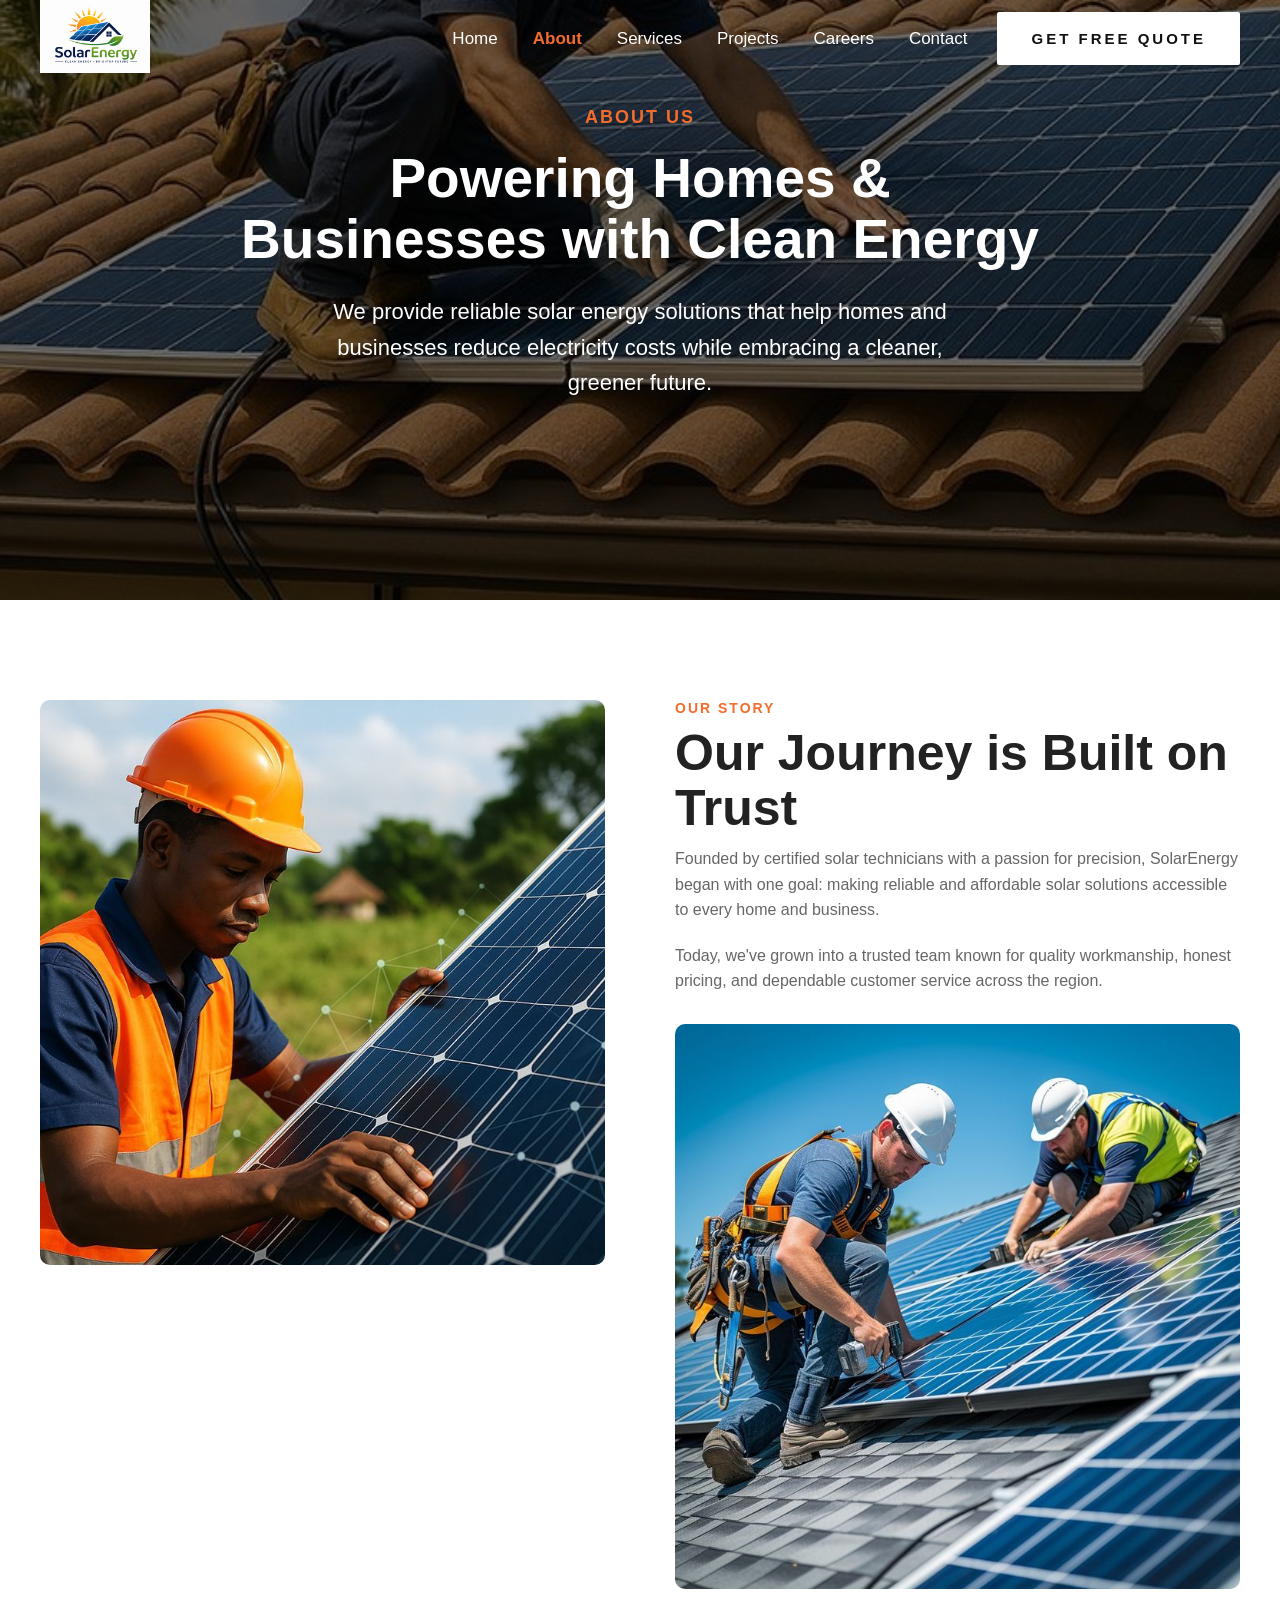
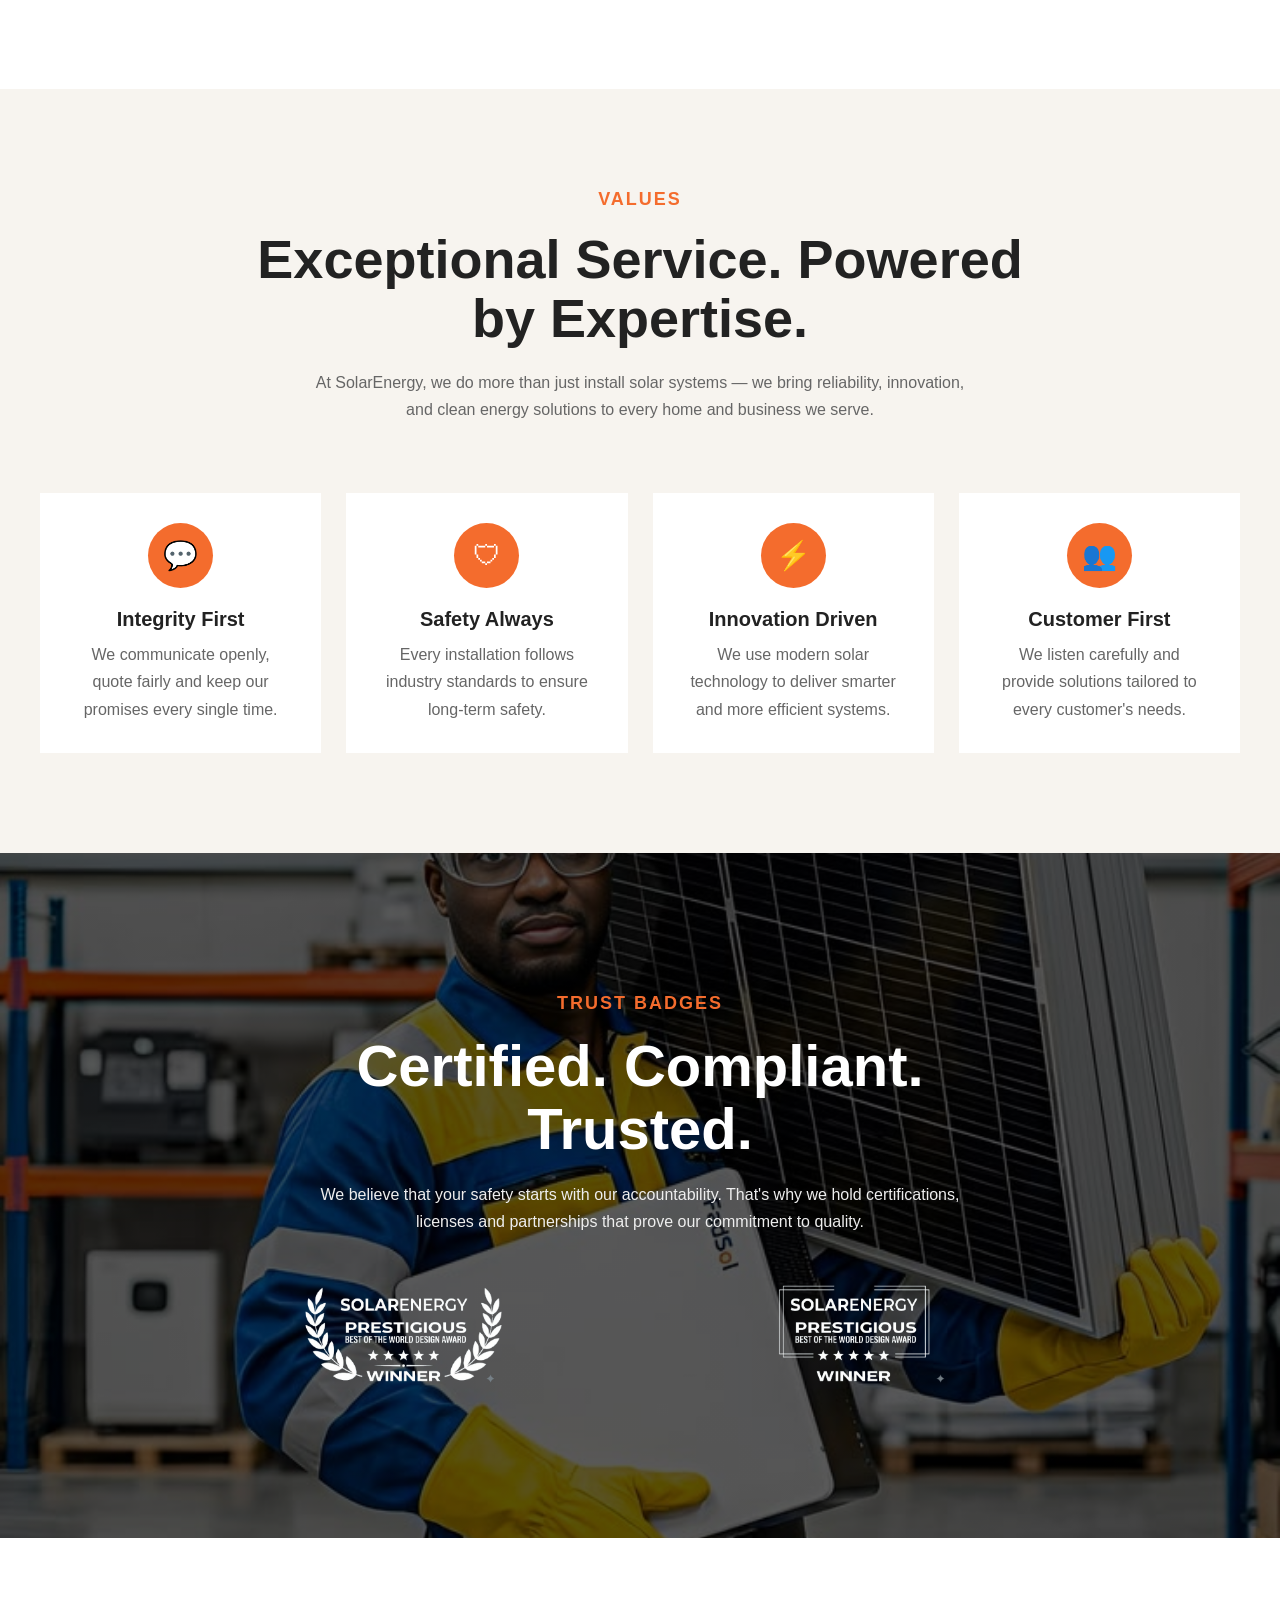
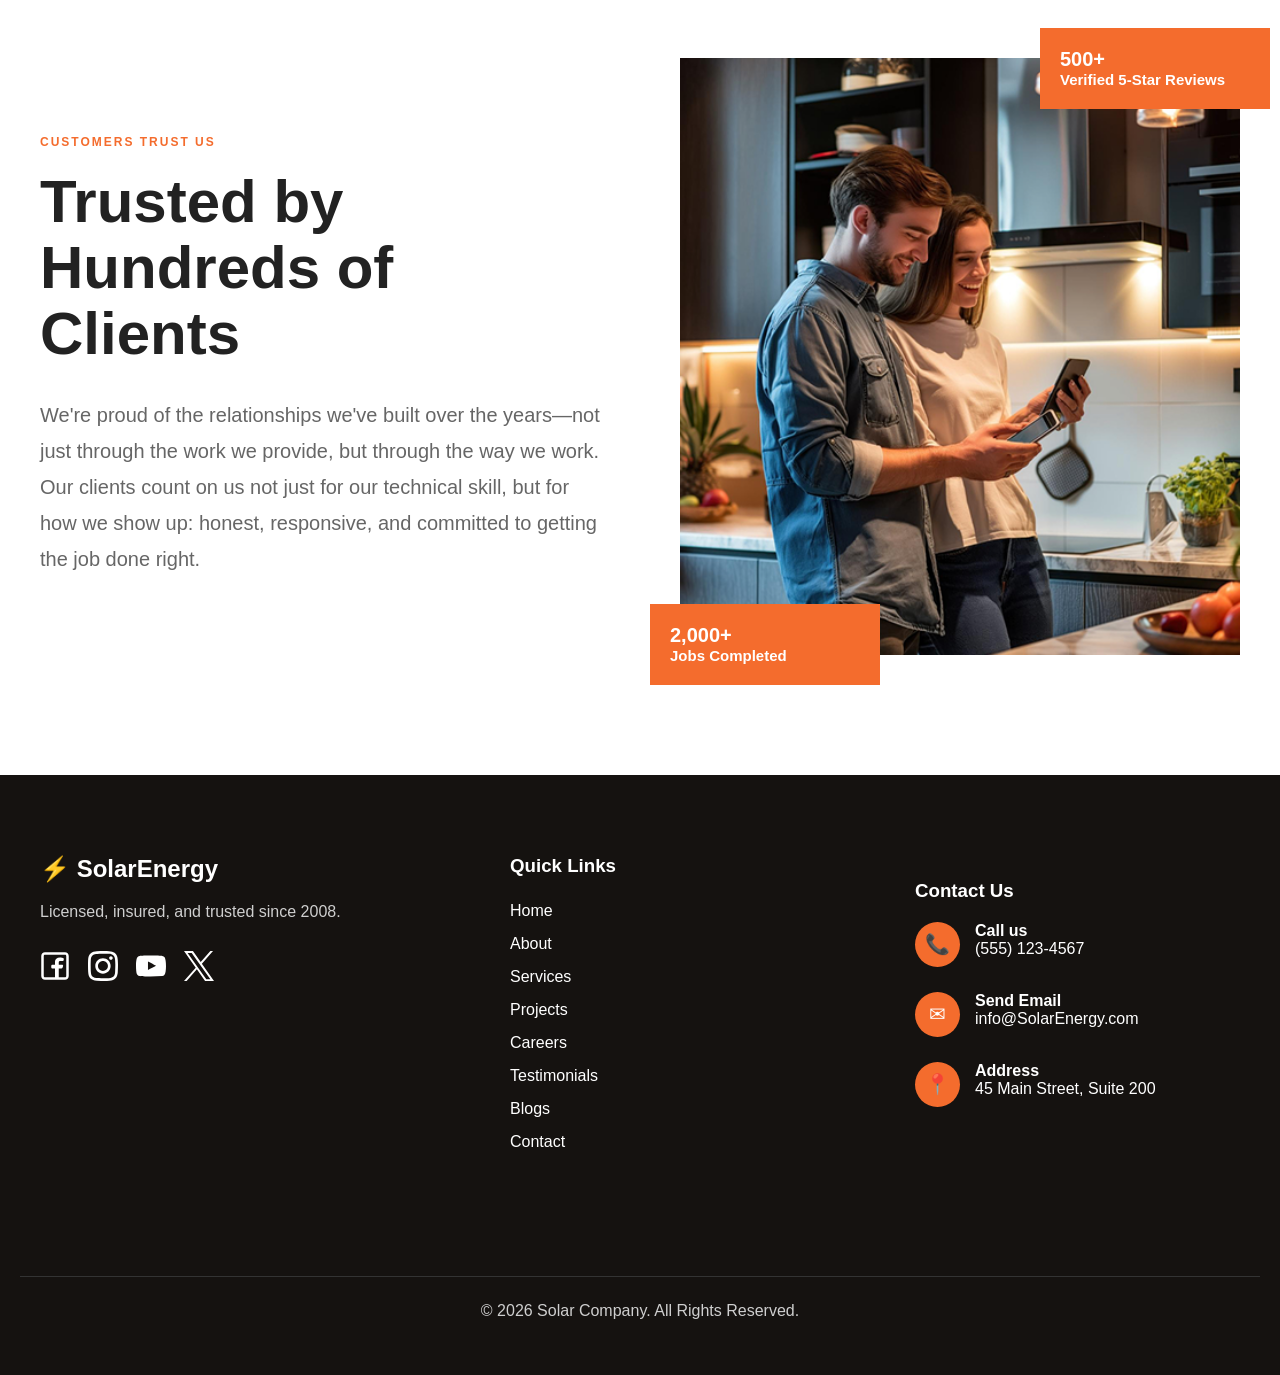
<file: about.html>
<!DOCTYPE html>
<html lang="en">
<head>
    <meta charset="UTF-8">
    <meta name="viewport" content="width=device-width, initial-scale=1.0">
    <title>About | SolarEnergy</title>
    <link rel="stylesheet" href="CSS/style.css">
    <link rel="stylesheet" href="CSS/about.css">
</head>
<body>
    <div class="about-hero-wrapper">
        <header class="header">
            <div class="header-container">
                <a href="index.html">
                    <img src="images/store-logo.png" alt="Electric-Store-Logo">
                </a>

                <div class="menu-icon" id="menu-icon">
                    ☰
                </div>
                
                <div class="right-side" id="mobile-menu">
                    <div class="close-menu" id="close-menu">
                        ✕
                    </div>
                    
                    <nav>
                        <ul>
                            <li><a href="index.html">Home</a></li>
                            <li><a href="about.html" class="active">About</a></li>
                            <li><a href="services.html">Services</a></li>
                            <li><a href="projects.html">Projects</a></li>
                            <li><a href="careers.html">Careers</a></li>
                            <li><a href="contact.html">Contact</a></li>
                        </ul>
                    </nav>
            
                    <a href="contact.html" class="get-free-quote">
                        Get Free Quote
                    </a>
                </div>
            </div>
        </header>
        
        <section class="about-hero">
            <div class="about-hero-container">
                <span>ABOUT US</span>
                <h1>Powering Homes & Businesses with Clean Energy</h1>
                <p>
                    We provide reliable solar energy solutions that help homes and businesses reduce electricity costs while embracing a cleaner, greener future.
                </p>
            </div>
        </section>
    </div>

    <main>
        <section class="about-page-intro">
            <div class="about-intro-container">
                <div class="about-page-image">
                    <img src="images/about-solarman.jpg" alt="Professional Solarman">
                </div>

                <div class="about-page-content">
                    <span>OUR STORY</span>
                    <h2>Our Journey is Built on Trust</h2>
                    <p>
                        Founded by certified solar technicians with a passion for precision, SolarEnergy began with one goal: making reliable and affordable solar solutions accessible to every home and business.
                    </p>
                    
                    <p>Today, we've grown into a trusted team known for quality workmanship, honest pricing, and dependable customer service across the region.

                    </p>

                    <img src="images/journey-image.jpg" alt="Journey Image" class="journey-image">
                </div>
            </div>
        </section>

        <section class="values-section">
            <div class="values-container">
                <div class="values-header">
                <span class="section-tag">
                    VALUES
                </span>
                
                <h2>Exceptional Service. Powered by Expertise.</h2>
                
                <p class="values-description">
                    At SolarEnergy, we do more than just install solar systems — we bring reliability, innovation, and clean energy solutions to every home and business we serve.
                </p>
                </div>
                
                <div class="values-grid">
                    <div class="value-card">
                        <div class="value-icon">
                            💬
                        </div>

                        <h3>Integrity First</h3>
                        <p>
                            We communicate openly, quote fairly and keep our promises every single time.
                        </p>
                    </div>
                    
                    <div class="value-card">
                        <div class="value-icon">
                            🛡
                        </div>
                        
                        <h3>Safety Always</h3>
                        <p>
                            Every installation follows industry standards to ensure long-term safety.
                        </p>
                    </div>

                    <div class="value-card">
                        <div class="value-icon">
                            ⚡
                        </div>

                        <h3>Innovation Driven</h3>
                        <p>
                            We use modern solar technology to deliver smarter and more efficient systems.
                        </p>
                    </div>
                    
                    <div class="value-card">
                        <div class="value-icon">
                            👥
                        </div>
                        
                        <h3>Customer First</h3>
                        <p>
                            We listen carefully and provide solutions tailored to every customer's needs.
                        </p>
                    </div>
                </div>
            </div>
        </section>

        <section class="trust-section">
            <div class="trust-overlay">
                <span class="section-tag">
                    TRUST BADGES
                </span>
                
                <h2>Certified. Compliant. Trusted.</h2>
                <p>
                    We believe that your safety starts with our accountability. That's why we hold certifications, licenses and partnerships that prove our commitment to quality.
                </p>
                
                <div class="trust-badges">
                    <img src="images/badge1.png" alt="Award">
                    <img src="images/badge2.png" alt="Award">
                </div>
            </div>
        </section>

        <section class="customers-section">
            <div class="customers-container">
                <div class="customers-content">
                    <span class="section-title">
                        CUSTOMERS TRUST US
                    </span>
                
                    <h2>Trusted by Hundreds of Clients</h2>
                    <p>
                        We're proud of the relationships we've built over the years—not just through the work we provide, but through the way we work. Our clients count on us not just for our technical skill, but for how we show up: honest, responsive, and committed to getting the job done right.
                    </p>
                </div>
                
                <div class="customers-image">
                    <img src="images/happy-customers.png" alt="Happy Customers">
                    
                    <div class="reviews-box">
                        <h3>500+</h3>
                        <span>Verified 5-Star Reviews</span>
                    </div>
                    
                    <div class="jobs-box">
                        <h3>2,000+</h3>
                        <span>Jobs Completed</span>
                    </div>
                </div>
            </div>
        </section>
    </main>
    
    <footer class="footer">
        <div class="footer-container">
            <div class="footer-brand">
                <h2>
                    ⚡ SolarEnergy
                </h2>
                
                <p>
                    Licensed, insured, and trusted since 2008.
                </p>
                
                <div class="social-icons">
                    <a href="#">
                        <img src="icons/facebook.svg" alt="facebook">
                    </a>
                    
                    <a href="#">
                        <img src="icons/instagram.svg" alt="instagram">
                    </a>
                    
                    <a href="#">
                        <img src="icons/youtube.svg" alt="youtube">
                    </a>
                    
                    <a href="#">
                        <img src="icons/X.svg" alt="X">
                    </a>
                </div>
            </div>
            
            <div class="footer-links">
                <h3>Quick Links</h3>
                <ul>
                    <li><a href="index.html">Home</a></li>
                    <li><a href="about.html">About</a></li>
                    <li><a href="services.html">Services</a></li>
                    <li><a href="projects.html">Projects</a></li>
                    <li><a href="careers.html">Careers</a></li>
                    <li><a href="#">Testimonials</a></li>
                    <li><a href="#">Blogs</a></li>
                    <li><a href="contact.html">Contact</a></li>
                </ul>
            </div>
            
            <div class="footer-contact">
                <h3>Contact Us</h3>
                <div class="contact-item">
                    <span>📞</span>
                    <div>
                        <h4>Call us</h4>
                        <p>(555) 123-4567</p>
                    </div>
                </div>
                
                <div class="contact-item">
                    <span>✉</span>
                    <div>
                        <h4>Send Email</h4>
                        <p>info@SolarEnergy.com</p>
                    </div>
                </div>
                
                <div class="contact-item">
                    <span>📍</span>
                    <div>
                        <h4>Address</h4>
                        <p>45 Main Street, Suite 200</p>
                    </div>
                </div>
            </div>
        </div>
        
        <div class="footer-bottom">
            © 2026 Solar Company. All Rights Reserved.
        </div>
    </footer>
    <script src="JS/script.js"></script>
</body>
</html>
</file>
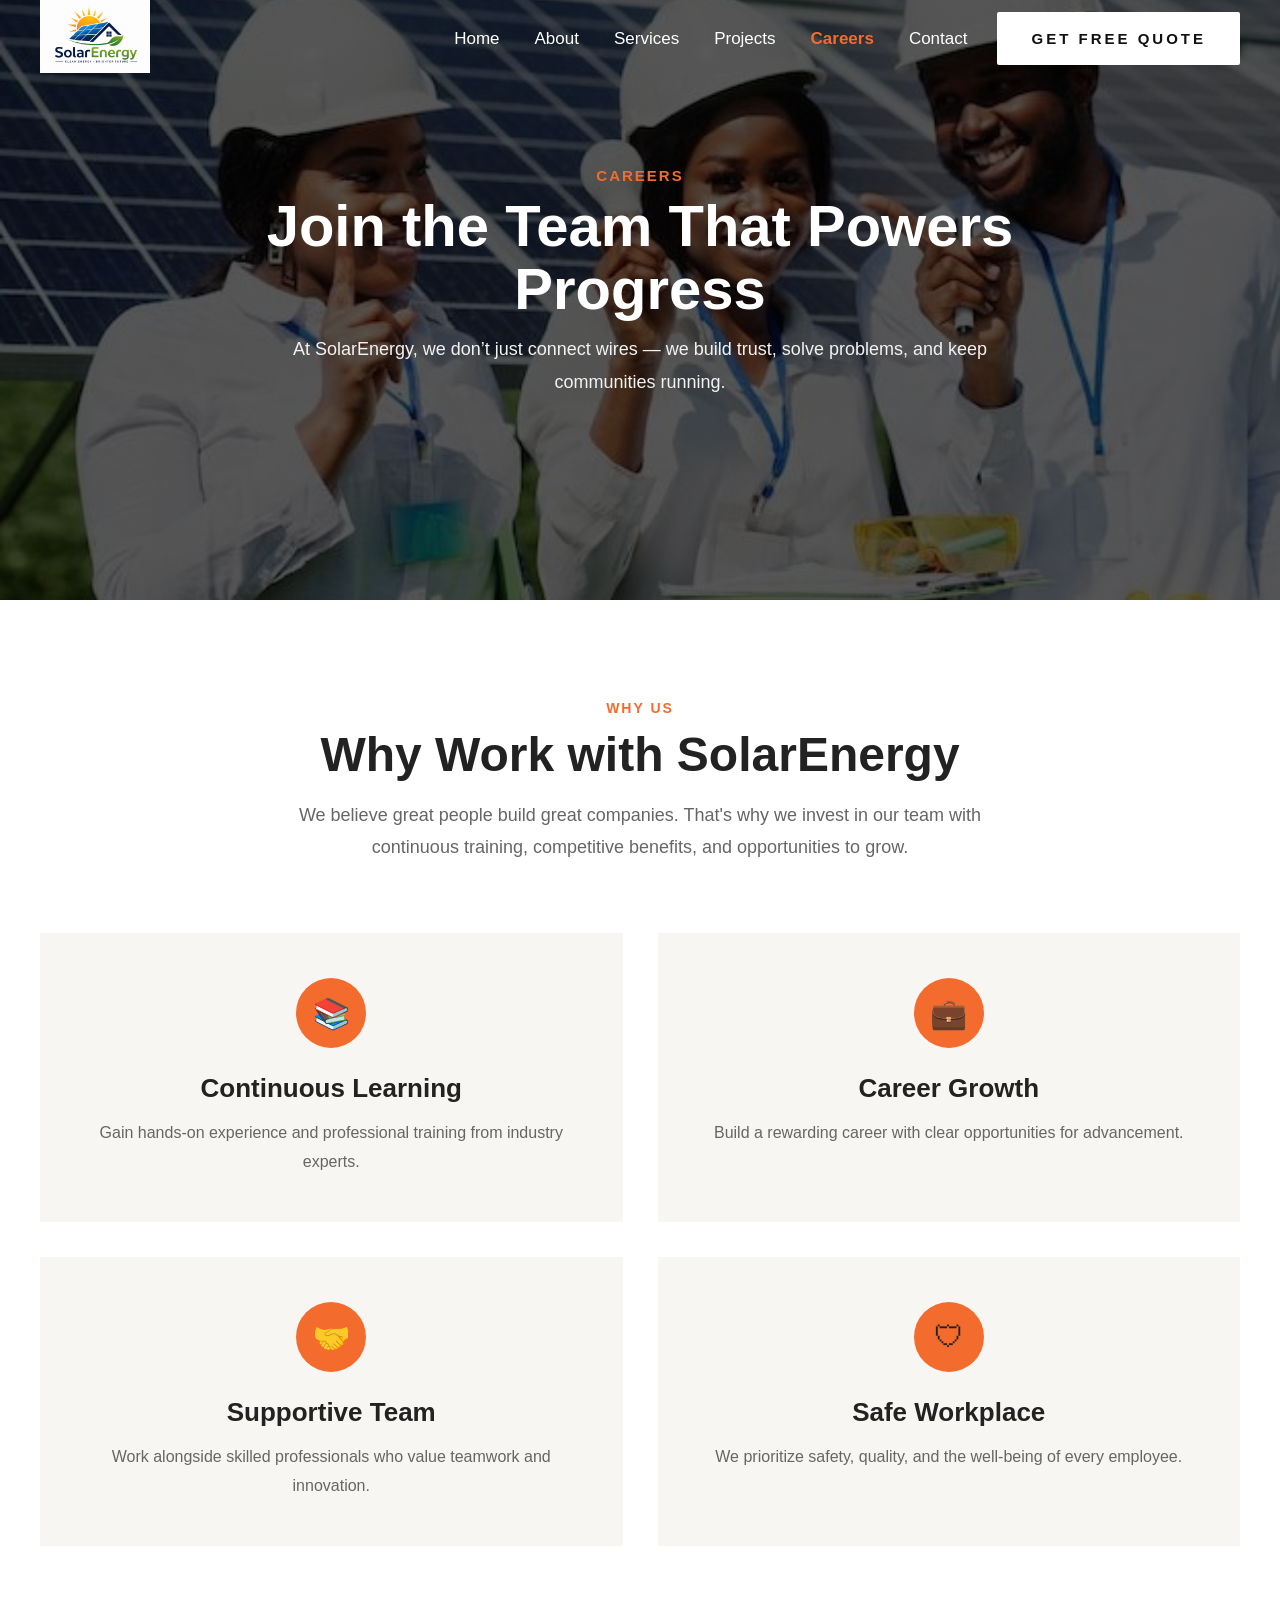
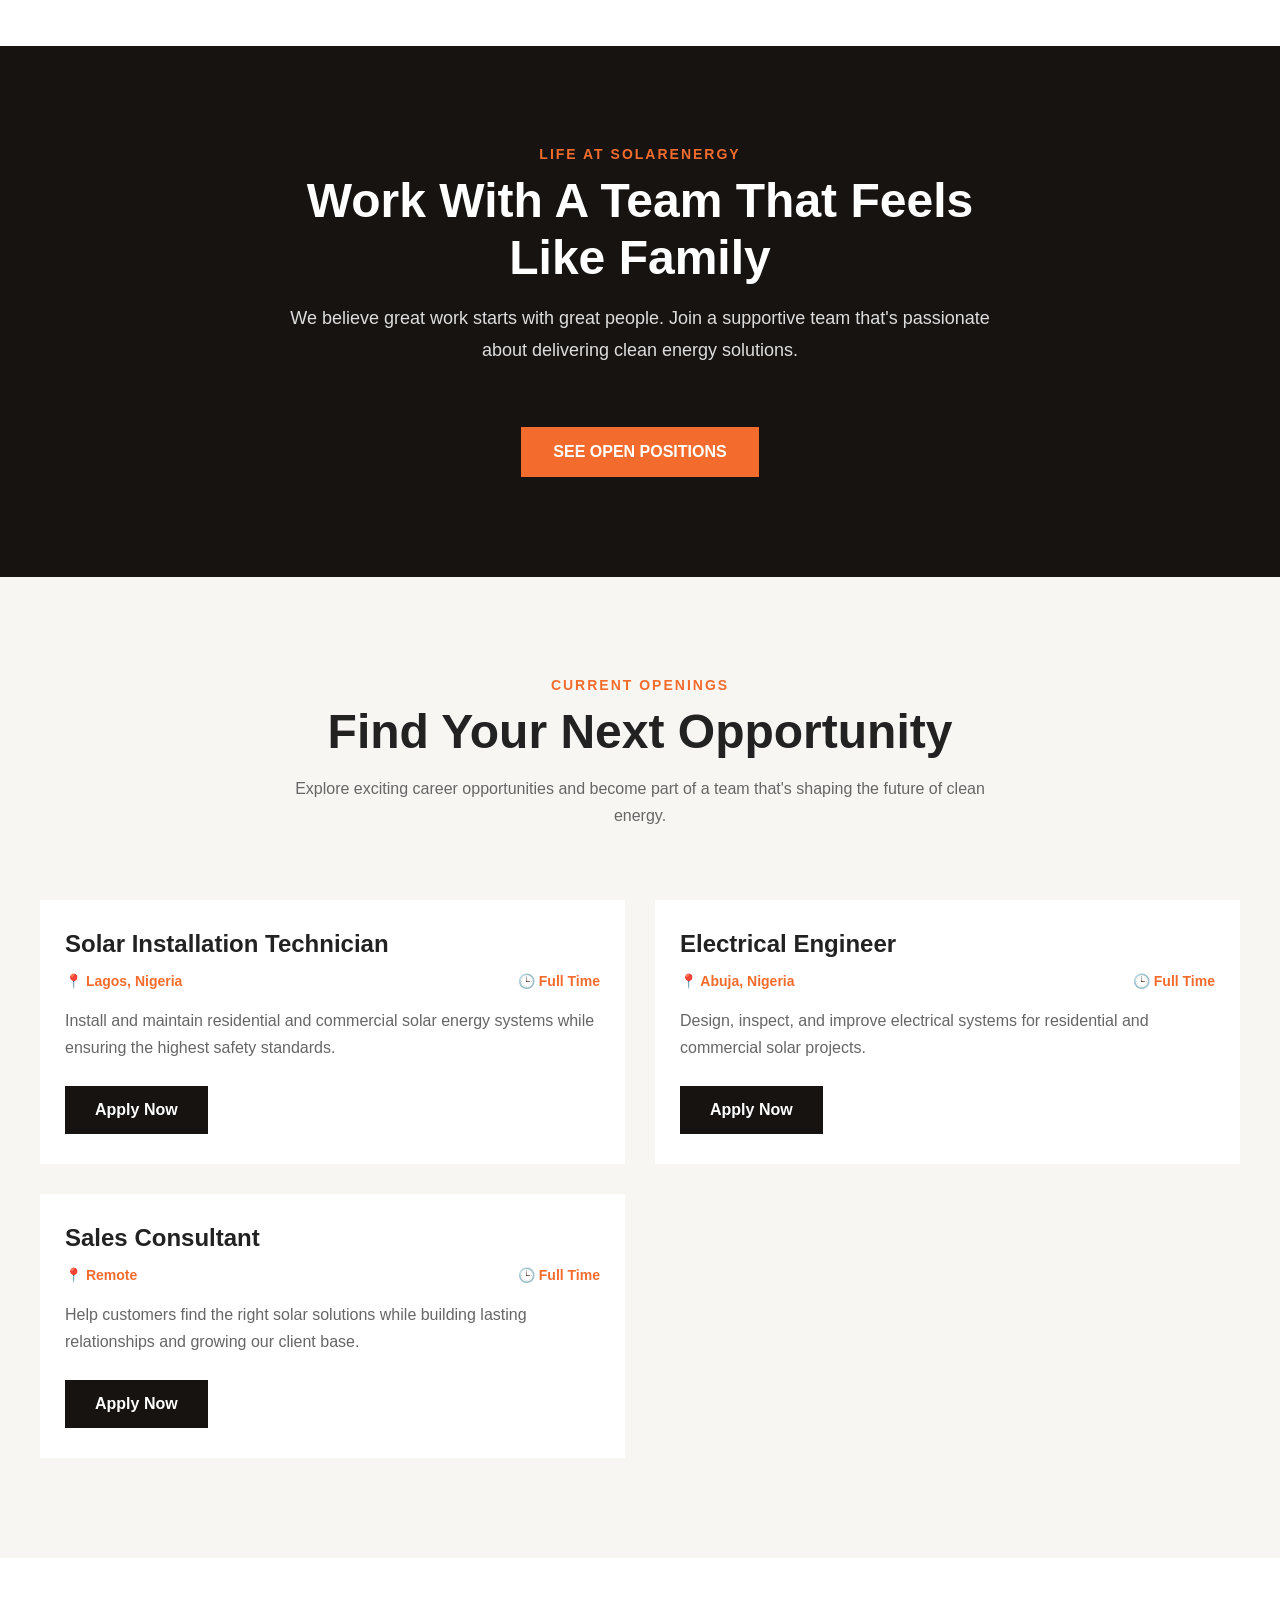
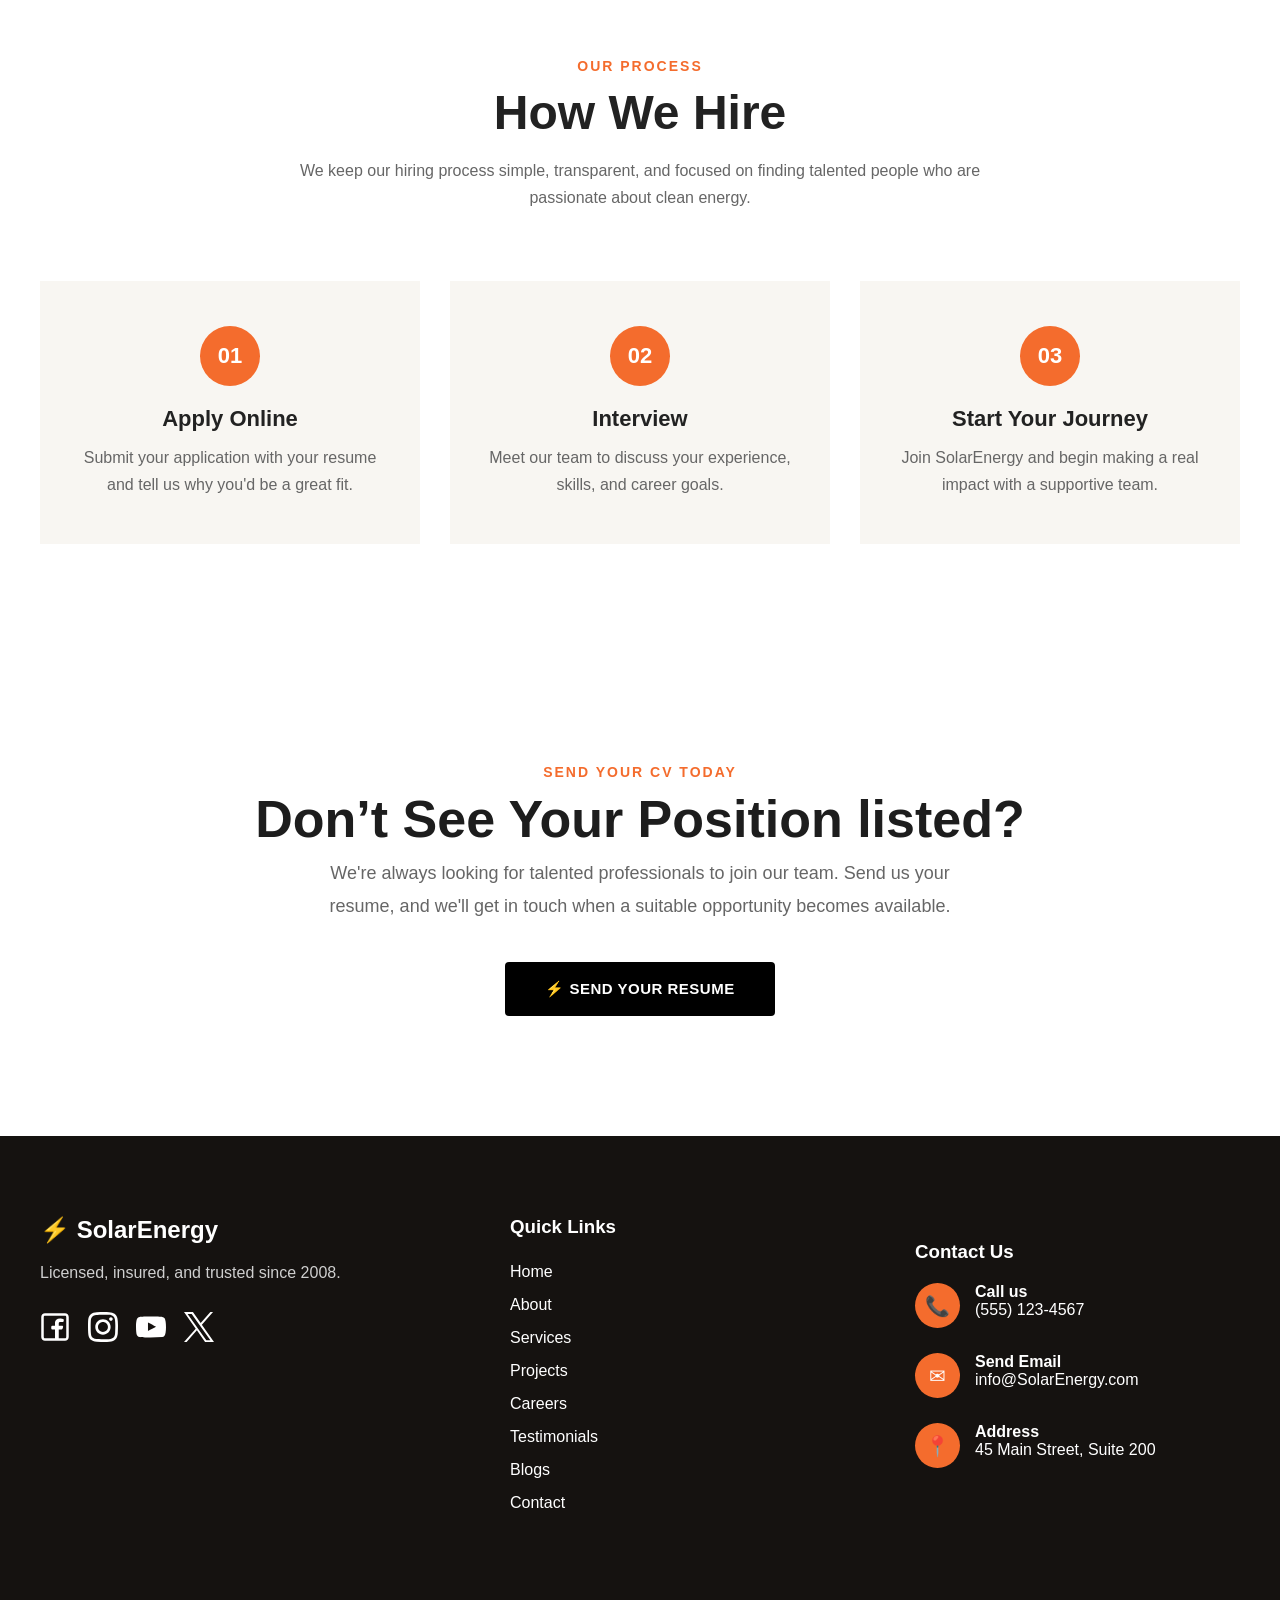
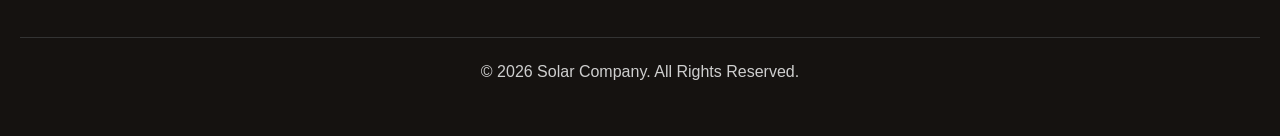
<file: careers.html>
<!DOCTYPE html>
<html lang="en">
<head>
    <meta charset="UTF-8">
    <meta name="viewport" content="width=device-width, initial-scale=1.0">
    <title>Careers | SolarEnergy</title>
    <link rel="stylesheet" href="CSS/style.css">
    <link rel="stylesheet" href="CSS/careers.css">
</head>
<body>
    <div class="career-hero-wrapper">
        <header class="header">
            <div class="header-container">
                <a href="index.html">
                    <img src="images/store-logo.png" alt="Electric-Store-Logo">
                </a>

                <div class="menu-icon" id="menu-icon">
                    ☰
                </div>
                
                <div class="right-side" id="mobile-menu">
                    <div class="close-menu" id="close-menu">
                        ✕
                    </div>
                    
                    <nav>
                        <ul>
                            <li><a href="index.html">Home</a></li>
                            <li><a href="about.html">About</a></li>
                            <li><a href="services.html">Services</a></li>
                            <li><a href="projects.html">Projects</a></li>
                            <li><a href="careers.html" class="active">Careers</a></li>
                            <li><a href="contact.html">Contact</a></li>
                        </ul>
                    </nav>
            
                    <a href="contact.html" class="get-free-quote">
                        Get Free Quote
                    </a>
                </div>
            </div>
        </header>
        
        <section class="career-hero">
            <div class="career-hero-container">
                <span>CAREERS</span>
                <h1>Join the Team That Powers Progress</h1>
                <p>
                    At SolarEnergy, we don’t just connect wires — we build trust, solve problems, and keep communities running.
                </p>
            </div>
        </section>
    </div>

    <main>
        <section class="career-benefits">
            <div class="career-benefits-container">
                <div class="career-heading">
                    <span>WHY US</span>
                    <h2>Why Work with SolarEnergy</h2>
                    <p>
                        We believe great people build great companies. That's why we invest in our team with continuous training, competitive benefits, and opportunities to grow.
                    </p>
                </div>
                
                <div class="career-grid">
                    <div class="career-card">
                        <div class="career-icon">📚</div>
                        <h3>Continuous Learning</h3>
                        <p>
                            Gain hands-on experience and professional training from industry experts.
                        </p>
                    </div>
                    
                    <div class="career-card">
                        <div class="career-icon">💼</div>
                        <h3>Career Growth</h3>
                        <p>
                            Build a rewarding career with clear opportunities for advancement.
                        </p>
                    </div>
                    
                    <div class="career-card">
                        <div class="career-icon">🤝</div>
                        <h3>Supportive Team</h3>
                        <p>
                            Work alongside skilled professionals who value teamwork and innovation.
                        </p>
                    </div>
                    
                    <div class="career-card">
                        <div class="career-icon">🛡</div>
                        <h3>Safe Workplace</h3>
                        <p>
                            We prioritize safety, quality, and the well-being of every employee.
                        </p>
                    </div>
                </div>
            </div>
        </section>

        <section class="career-gallery">
            <div class="career-gallery-container">
                <div class="career-gallery-heading">
                    <span>LIFE AT SOLARENERGY</span>
                    <h2>Work With A Team That Feels Like Family</h2>
                    <p>
                        We believe great work starts with great people. Join a supportive team that's passionate about delivering clean energy solutions.
                    </p>
                </div>
                
                <div class="gallery-grid">
                    <img src="images/career-1.jpg" alt="Team working">
                    <img src="images/career-2.jpg" alt="Solar engineers">
                    <img src="images/career-3.jpg" alt="Installation team">
                    <img src="images/career-4.jpg" alt="Field technicians">
                </div>
                
                <a href="contact.html" class="career-gallery-btn">
                    SEE OPEN POSITIONS
                </a>
            </div>
        </section>

        <section class="job-openings">
            <div class="job-openings-container">
                <div class="job-heading">
                    <span>CURRENT OPENINGS</span>
                    <h2>Find Your Next Opportunity</h2>
                    <p>
                        Explore exciting career opportunities and become part of a team that's shaping the future of clean energy.
                    </p>
                </div>
                
                <div class="job-list">
                    <div class="job-card">
                        <h3>Solar Installation Technician</h3>
                        <div class="job-info">
                            <span>📍 Lagos, Nigeria</span>
                            <span>🕒 Full Time</span>
                        </div>
                        <p>
                            Install and maintain residential and commercial solar energy systems while ensuring the highest safety standards.
                        </p>
                        <a href="contact.html" class="apply-btn">Apply Now</a>
                    </div>
                    
                    <div class="job-card">
                        <h3>Electrical Engineer</h3>
                        <div class="job-info">
                            <span>📍 Abuja, Nigeria</span>
                            <span>🕒 Full Time</span>
                        </div>
                        <p>
                            Design, inspect, and improve electrical systems for residential and commercial solar projects.
                        </p>
                        
                        <a href="contact.html" class="apply-btn">Apply Now</a>
                    </div>
                    
                    <div class="job-card">
                        <h3>Sales Consultant</h3>
                        <div class="job-info">
                            <span>📍 Remote</span>
                            <span>🕒 Full Time</span>
                        </div>
                        <p>
                            Help customers find the right solar solutions while building lasting relationships and growing our client base.
                        </p>
                        <a href="contact.html" class="apply-btn">Apply Now</a>
                    </div>
                </div>
            </div>
        </section>

        <section class="hiring-process">
            <div class="hiring-process-container">
                <div class="process-heading">
                    <span>OUR PROCESS</span>
                    <h2>How We Hire</h2>
                    <p>
                        We keep our hiring process simple, transparent, and focused on finding talented people who are passionate about clean energy.
                    </p>
                </div>
                
                <div class="process-grid">
                    <div class="process-card">
                        <div class="process-number">01</div>
                        <h3>Apply Online</h3>
                        <p>
                            Submit your application with your resume and tell us why you'd be a great fit.
                        </p>
                    </div>
                    
                    <div class="process-card">
                        <div class="process-number">02</div>
                        <h3>Interview</h3>
                        <p>
                            Meet our team to discuss your experience, skills, and career goals.
                        </p>
                    </div>
                    
                    <div class="process-card">
                        <div class="process-number">03</div>
                        <h3>Start Your Journey</h3>
                        <p>
                            Join SolarEnergy and begin making a real impact with a supportive team.
                        </p>
                    </div>
                </div>
            </div>
        </section>

        <section class="summit-cv">
            <div class="summit-cv-container">
                <span>SEND YOUR CV TODAY</span>
                <h2>Don’t See Your Position listed?</h2>
                <p>
                    We're always looking for talented professionals to join our team.
                    Send us your resume, and we'll get in touch when a suitable opportunity becomes available.
                </p>
                
                <a href="contact.html" class="summit-cv-btn">
                    ⚡ SEND YOUR RESUME
                </a>
            </div>
        </section>
    </main>
    
    <footer class="footer">
        <div class="footer-container">
            <div class="footer-brand">
                <h2>
                    ⚡ SolarEnergy
                </h2>
                
                <p>
                    Licensed, insured, and trusted since 2008.
                </p>
                
                <div class="social-icons">
                    <a href="#">
                        <img src="icons/facebook.svg" alt="facebook">
                    </a>
                    
                    <a href="#">
                        <img src="icons/instagram.svg" alt="instagram">
                    </a>
                    
                    <a href="#">
                        <img src="icons/youtube.svg" alt="youtube">
                    </a>
                    
                    <a href="#">
                        <img src="icons/X.svg" alt="X">
                    </a>
                </div>
            </div>
            
            <div class="footer-links">
                <h3>Quick Links</h3>
                <ul>
                    <li><a href="index.html">Home</a></li>
                    <li><a href="about.html">About</a></li>
                    <li><a href="services.html">Services</a></li>
                    <li><a href="projects.html">Projects</a></li>
                    <li><a href="careers.html">Careers</a></li>
                    <li><a href="#">Testimonials</a></li>
                    <li><a href="#">Blogs</a></li>
                    <li><a href="contact.html">Contact</a></li>
                </ul>
            </div>
            
            <div class="footer-contact">
                <h3>Contact Us</h3>
                <div class="contact-item">
                    <span>📞</span>
                    <div>
                        <h4>Call us</h4>
                        <p>(555) 123-4567</p>
                    </div>
                </div>
                
                <div class="contact-item">
                    <span>✉</span>
                    <div>
                        <h4>Send Email</h4>
                        <p>info@SolarEnergy.com</p>
                    </div>
                </div>
                
                <div class="contact-item">
                    <span>📍</span>
                    <div>
                        <h4>Address</h4>
                        <p>45 Main Street, Suite 200</p>
                    </div>
                </div>
            </div>
        </div>
        
        <div class="footer-bottom">
            © 2026 Solar Company. All Rights Reserved.
        </div>
    </footer>
    <script src="JS/script.js"></script>
</body>
</html>
</file>
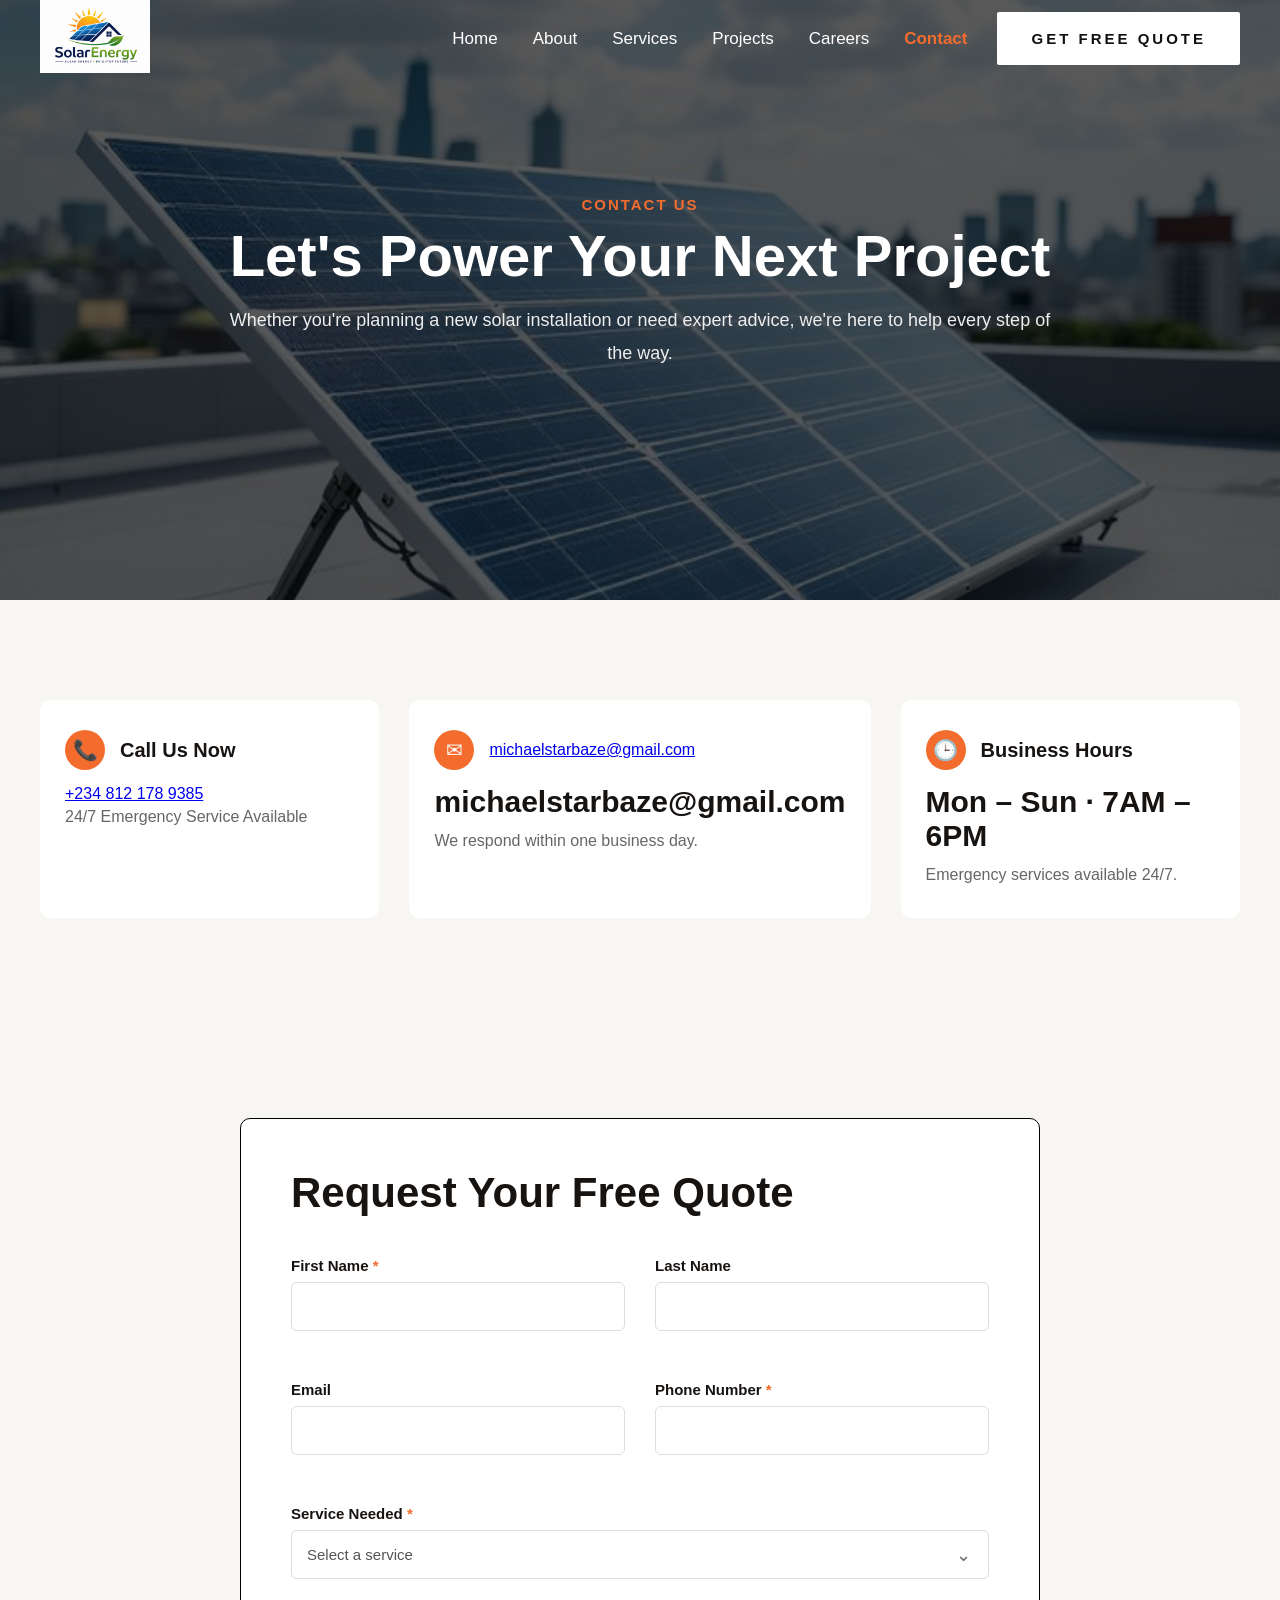
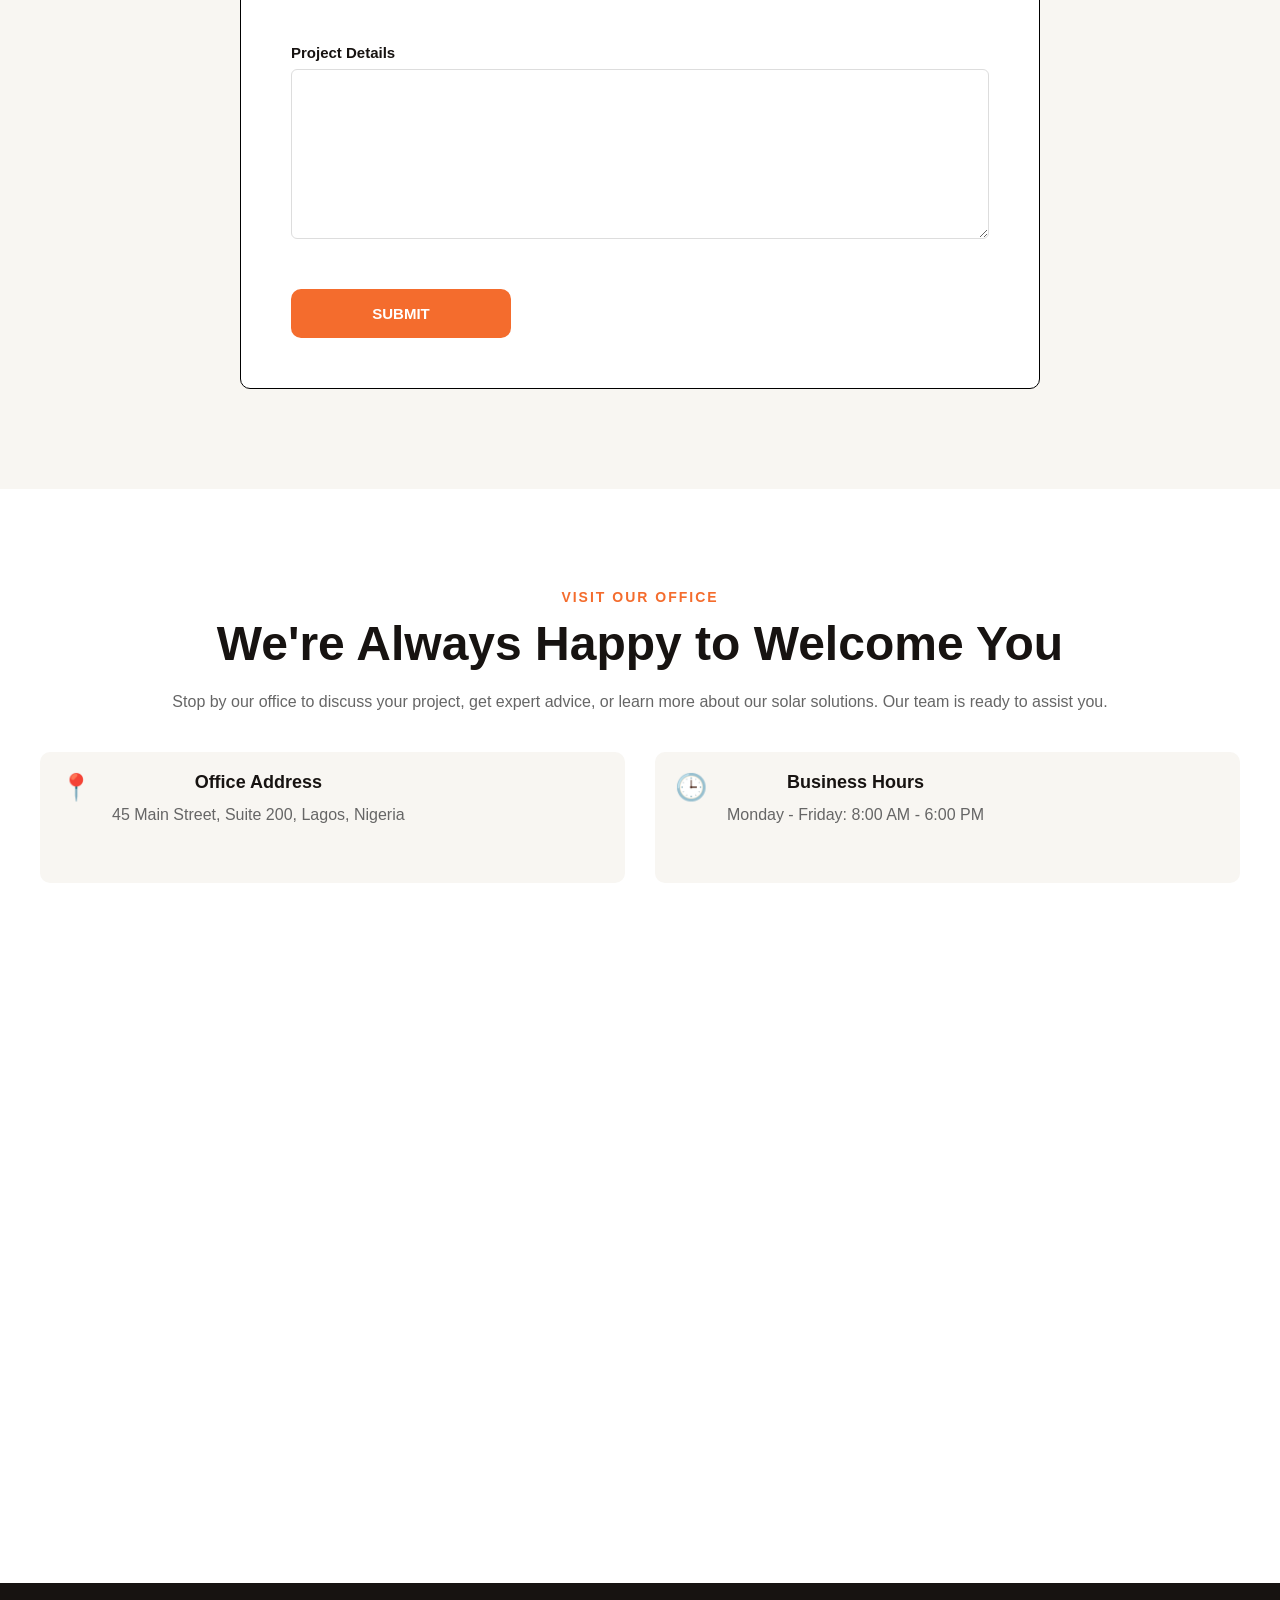
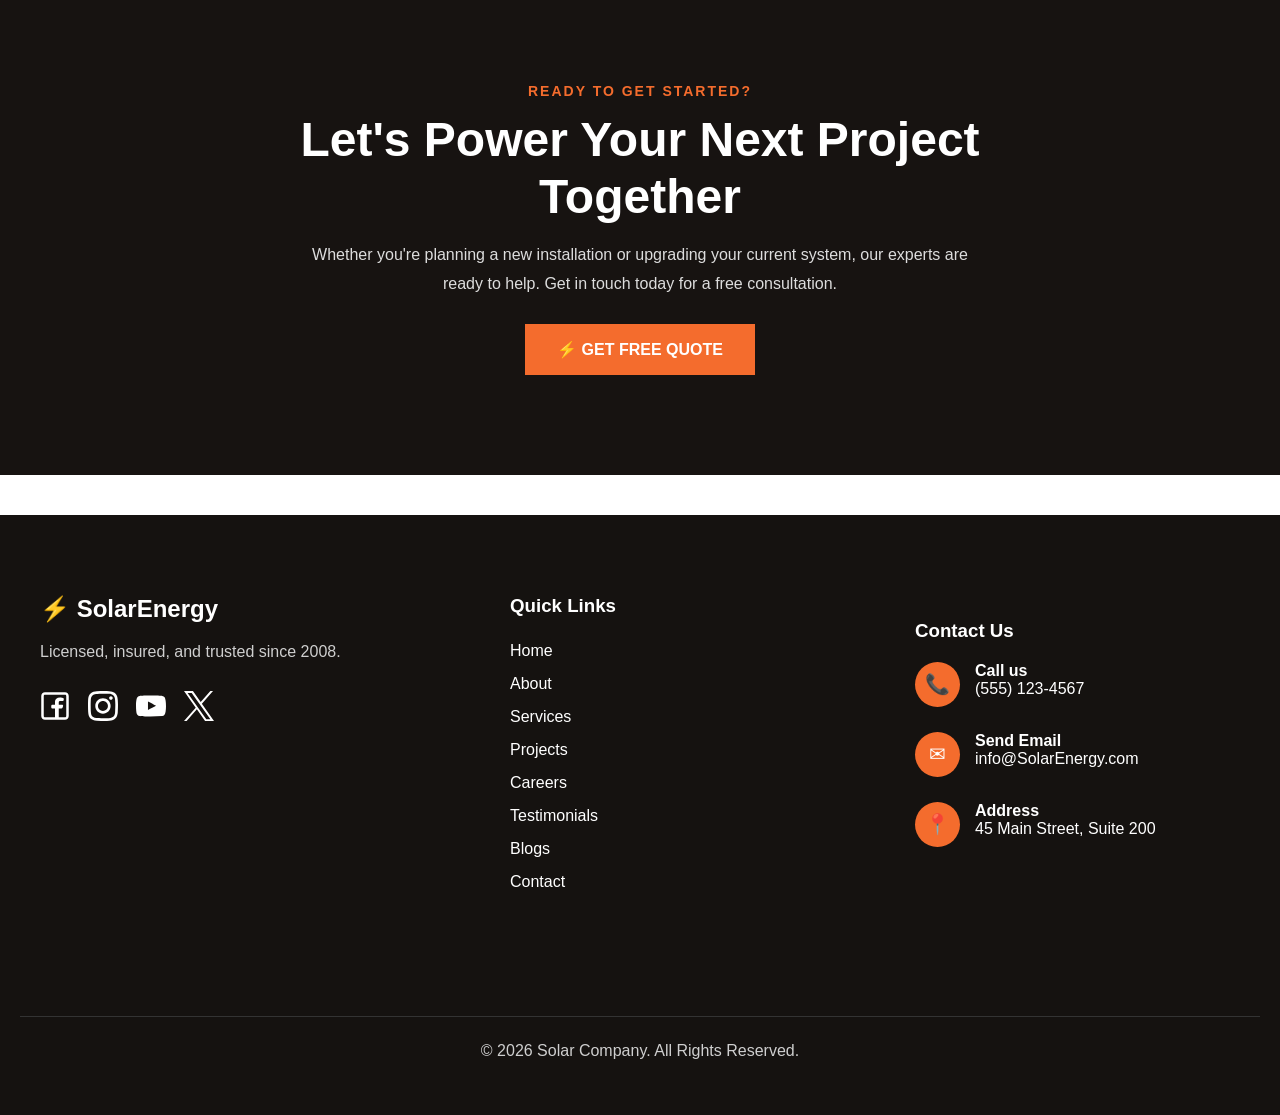
<file: contact.html>
<!DOCTYPE html>
<html lang="en">
<head>
    <meta charset="UTF-8">
    <meta name="viewport" content="width=device-width, initial-scale=1.0">
    <title>Contact | SolarEnergy</title>
    <link rel="stylesheet" href="CSS/style.css">
    <link rel="stylesheet" href="CSS/contacts.css">
</head>
<body>
    <div class="contact-hero-wrapper">
        <header class="header">
            <div class="header-container">
                <a href="index.html">
                    <img src="images/store-logo.png" alt="Electric-Store-Logo">
                </a>
                
                <div class="menu-icon" id="menu-icon">
                    ☰
                </div>
                
                <div class="right-side" id="mobile-menu">
                    <div class="close-menu" id="close-menu">
                        ✕
                    </div>
                    
                    <nav>
                        <ul>
                            <li><a href="index.html">Home</a></li>
                            <li><a href="about.html">About</a></li>
                            <li><a href="services.html">Services</a></li>
                            <li><a href="projects.html">Projects</a></li>
                            <li><a href="careers.html">Careers</a></li>
                            <li><a href="contact.html" class="active">Contact</a></li>
                        </ul>
                    </nav>
                    
                    <a href="contact.html" class="get-free-quote">
                        Get Free Quote
                    </a>
                </div>
            </div>
        </header>
        
        <section class="contact-hero">
            <div class="contact-hero-container">
                <span>CONTACT US</span>
                <h1>
                    Let's Power Your Next Project
                </h1>
                
                <p>
                    Whether you're planning a new solar installation or need expert advice, we're here to help every step of the way.
                </p>
            </div>
        </section>
    </div>

    <main>
        <section class="contact-info">
            <div class="contact-info-container">
                <div class="contact-card">
                    <div class="contact-card-header">
                        <div class="contact-icon">📞</div>
                        <h3>Call Us Now</h3>
                    </div>
                    <a href="tel:+2348121789385">+234 812 178 9385</a>
                    <p>24/7 Emergency Service Available</p>
                </div>
                
                <div class="contact-card">
                    <div class="contact-card-header">
                        <div class="contact-icon">✉</div>
                        <a href="mailto:michaelstarbaze@gmail.com">
                            michaelstarbaze@gmail.com
                        </a>
                    </div>
                    <h2>michaelstarbaze@gmail.com</h2>
                    <p>We respond within one business day.</p>
                </div>
                
                <div class="contact-card">
                    <div class="contact-card-header">
                        <div class="contact-icon">🕒</div>
                        <h3>Business Hours</h3>
                    </div>
                    <h2>Mon – Sun · 7AM – 6PM</h2>
                    <p>Emergency services available 24/7.</p>
                </div>
            </div>
        </section>

        <section class="contact-form-section">
            <div class="contact-form-container">
                <h2>Request Your Free Quote</h2>
                
                <form class="contact-form">
                    <div class="form-group">
                        <label for="first-name">First Name <span>*</span></label>
                        <input type="text" id="first-name" required>
                    </div>

                    <div class="form-group">
                        <label for="last-name">Last Name</label>
                        <input type="text" id="last-name">
                    </div>
                    
                    <div class="form-group">
                        <label for="email">Email</label>
                        <input type="email" id="email">
                    </div>
                    
                    <div class="form-group">
                        <label for="phone">Phone Number <span>*</span></label>
                        <input type="tel" id="phone" required>
                    </div>
                    
                    <div class="form-group full-width">
                        <label for="service">Service Needed <span>*</span></label>
                        <div class="select-wrapper">
                            <select id="service" required>
                                <option>Select a service</option>
                                <option>Solar Installation</option>
                                <option>Residential Solar</option>
                                <option>Commercial Solar</option>
                                <option>Panel Upgrade</option>
                                <option>Maintenance</option>
                                <option>Battery Storage</option>
                            </select>
                            <span class="select-arrow">⌄</span>
                        </div>
                    </div>
                    
                    <div class="form-group full-width">
                        <label for="message">Project Details</label>
                        <textarea id="message" rows="5"></textarea>
                    </div>

                    <button type="submit" class="contact-submit-btn full-width">
                        SUBMIT
                    </button>
                </form>
            </div>
        </section>

        <section class="visit-office">
            <div class="visit-office-container">
                <span>VISIT OUR OFFICE</span>
                <h2>We're Always Happy to Welcome You</h2>
                <p>
                    Stop by our office to discuss your project, get expert advice, or learn more about our solar solutions. Our team is ready to assist you.
                </p>
                
                <div class="office-details">
                    <div class="office-item">
                        <span>📍</span>
                        <div>
                            <h3>Office Address</h3>
                            <p>45 Main Street, Suite 200, Lagos, Nigeria</p>
                        </div>
                    </div>
                    
                    <div class="office-item">
                        <span>🕒</span>
                        <div>
                            <h3>Business Hours</h3>
                            <p>Monday - Friday: 8:00 AM - 6:00 PM</p>
                        </div>
                    </div>
                </div>
            </div>
        </section>

        <section class="office-map">
            <div class="office-map-container">
                <iframe
                    src="https://www.google.com/maps?q=Lagos,Nigeria&output=embed"
                    width="100%"
                    height="400"
                    style="border:0;"
                    allowfullscreen=""
                    loading="lazy"
                    referrerpolicy="no-referrer-when-downgrade">
                </iframe>
            </div>
        </section>
        
        <section class="contact-cta">
            <div class="contact-cta-container">
                <span>READY TO GET STARTED?</span>
                <h2>Let's Power Your Next Project Together</h2>
                <p>
                    Whether you're planning a new installation or upgrading your current system, our experts are ready to help. Get in touch today for a free consultation.
                </p>
                
                <a href="#" class="contact-cta-btn">
                    ⚡ GET FREE QUOTE
                </a>
            </div>
        </section>
    </main>
    
    <footer class="footer">
        <div class="footer-container">
            <div class="footer-brand">
                <h2>
                    ⚡ SolarEnergy
                </h2>
                
                <p>
                    Licensed, insured, and trusted since 2008.
                </p>
                
                <div class="social-icons">
                    <a href="#">
                        <img src="icons/facebook.svg" alt="facebook">
                    </a>
                    
                    <a href="#">
                        <img src="icons/instagram.svg" alt="instagram">
                    </a>
                    
                    <a href="#">
                        <img src="icons/youtube.svg" alt="youtube">
                    </a>
                    
                    <a href="#">
                        <img src="icons/X.svg" alt="X">
                    </a>
                </div>
            </div>
            
            <div class="footer-links">
                <h3>Quick Links</h3>
                <ul>
                    <li><a href="index.html">Home</a></li>
                    <li><a href="about.html">About</a></li>
                    <li><a href="services.html">Services</a></li>
                    <li><a href="projects.html">Projects</a></li>
                    <li><a href="careers.html">Careers</a></li>
                    <li><a href="#">Testimonials</a></li>
                    <li><a href="#">Blogs</a></li>
                    <li><a href="contact.html">Contact</a></li>
                </ul>
            </div>
            
            <div class="footer-contact">
                <h3>Contact Us</h3>
                <div class="contact-item">
                    <span>📞</span>
                    <div>
                        <h4>Call us</h4>
                        <p>(555) 123-4567</p>
                    </div>
                </div>
                
                <div class="contact-item">
                    <span>✉</span>
                    <div>
                        <h4>Send Email</h4>
                        <p>info@SolarEnergy.com</p>
                    </div>
                </div>
                
                <div class="contact-item">
                    <span>📍</span>
                    <div>
                        <h4>Address</h4>
                        <p>45 Main Street, Suite 200</p>
                    </div>
                </div>
            </div>
        </div>
        
        <div class="footer-bottom">
            © 2026 Solar Company. All Rights Reserved.
        </div>
    </footer>
    <script src="JS/script.js"></script>
</body>
</html>
</file>
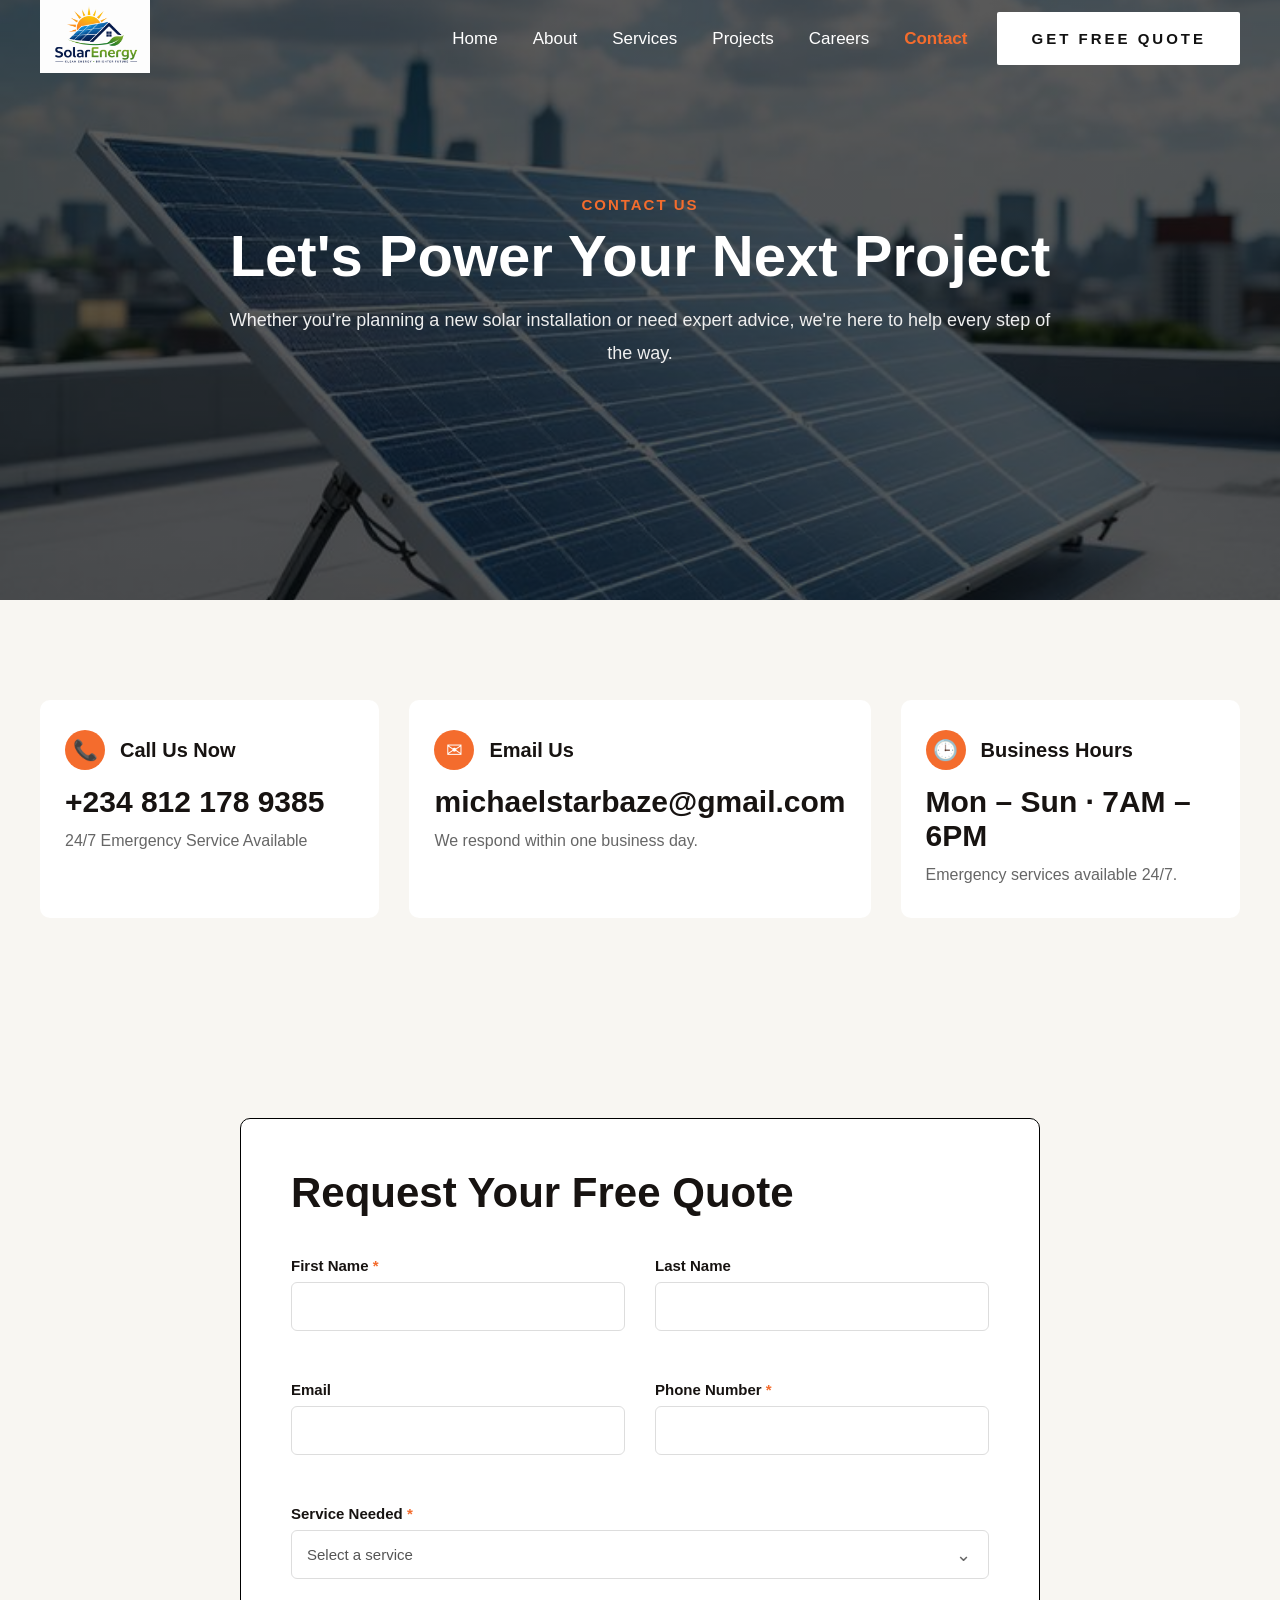
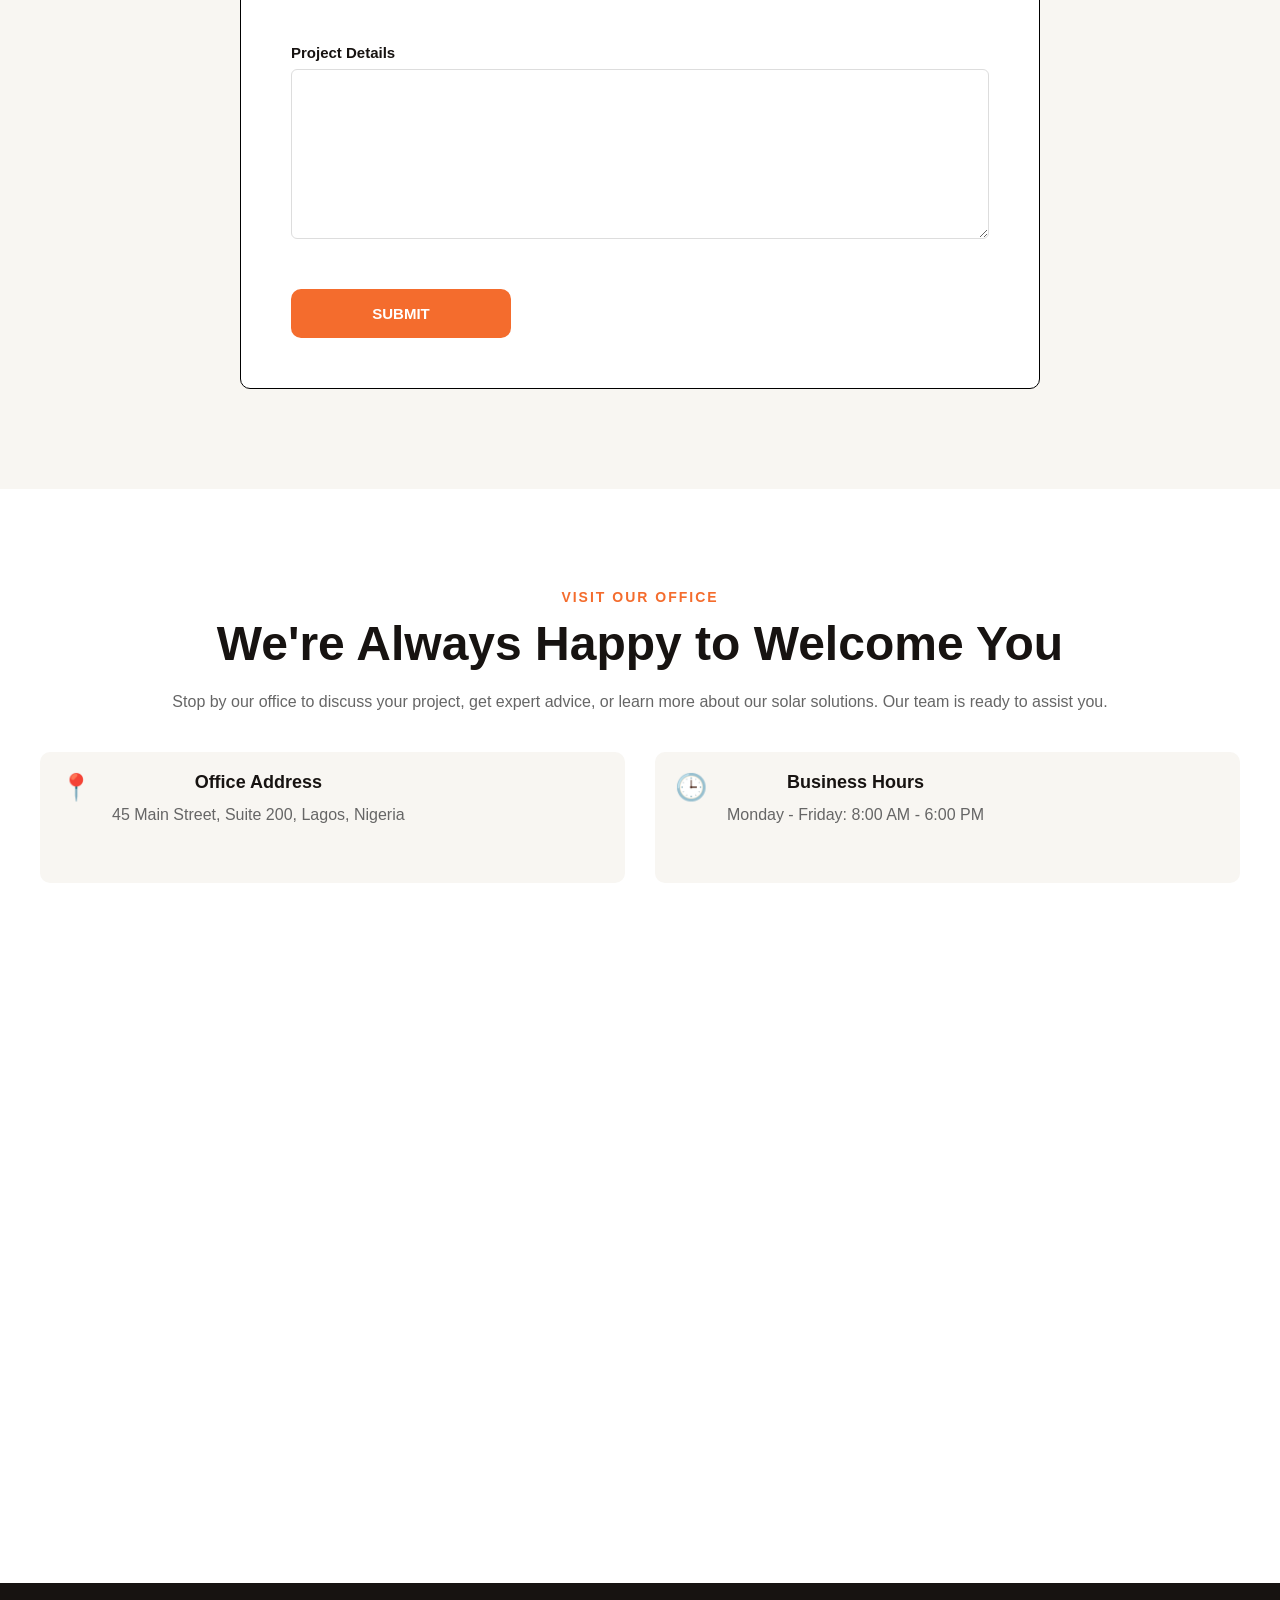
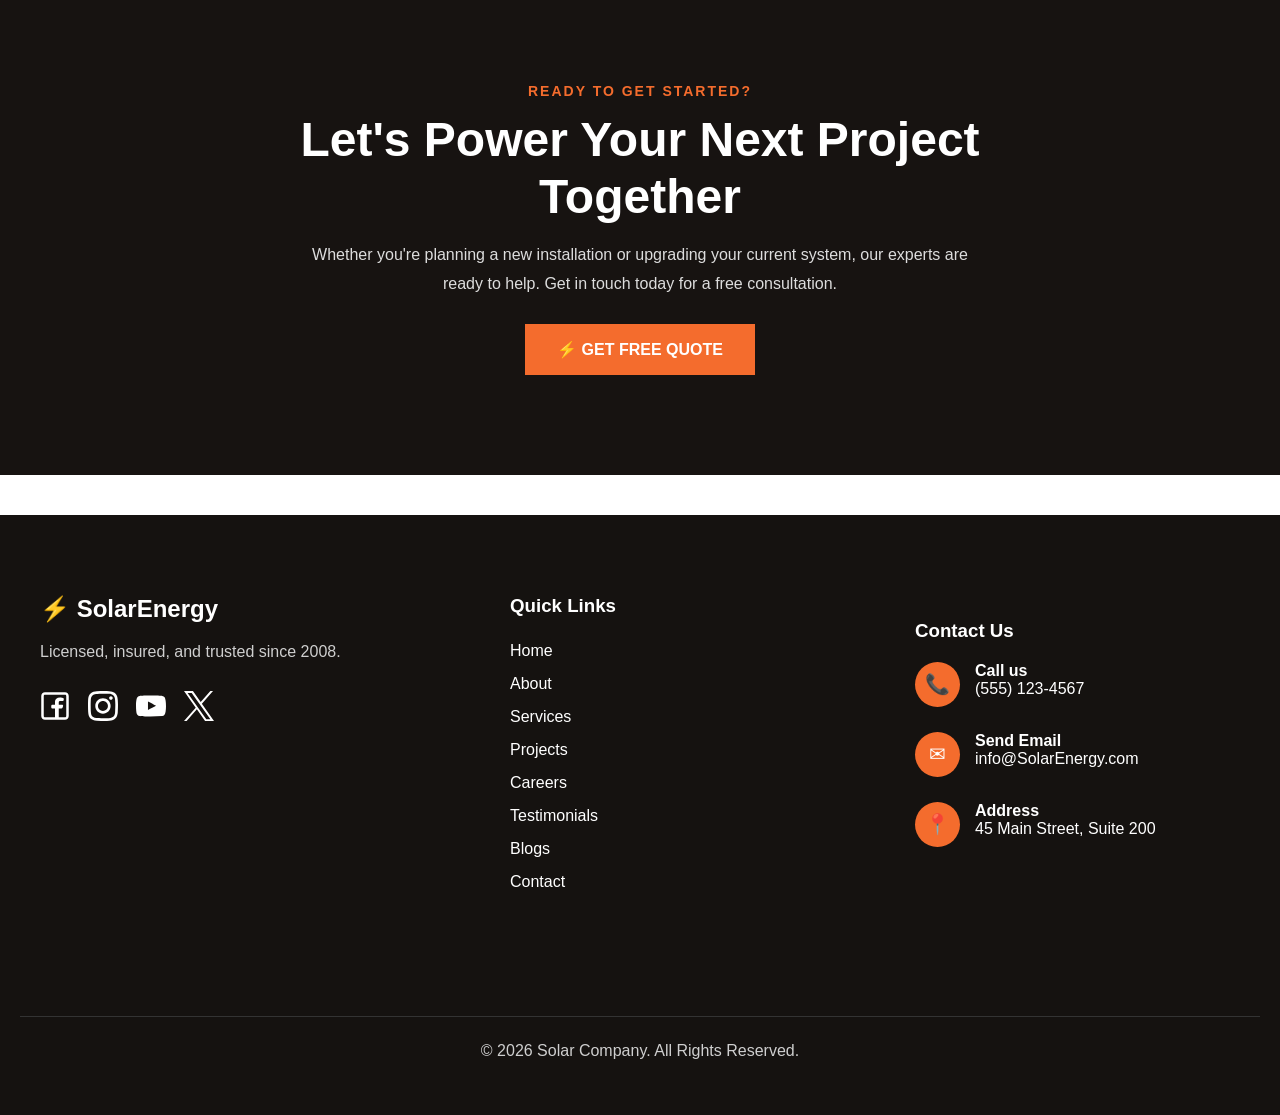
<file: contacts.html>
<!DOCTYPE html>
<html lang="en">
<head>
    <meta charset="UTF-8">
    <meta name="viewport" content="width=device-width, initial-scale=1.0">
    <title>Contact | SolarEnergy</title>
    <link rel="stylesheet" href="CSS/style.css">
    <link rel="stylesheet" href="CSS/contacts.css">
</head>
<body>
    <div class="contact-hero-wrapper">
        <header class="header">
            <div class="header-container">
                <a href="index.html">
                    <img src="images/store-logo.png" alt="Electric-Store-Logo">
                </a>
                
                <div class="menu-icon" id="menu-icon">
                    ☰
                </div>
                
                <div class="right-side" id="mobile-menu">
                    <div class="close-menu" id="close-menu">
                        ✕
                    </div>
                    
                    <nav>
                        <ul>
                            <li><a href="index.html">Home</a></li>
                            <li><a href="about.html">About</a></li>
                            <li><a href="services.html">Services</a></li>
                            <li><a href="projects.html">Projects</a></li>
                            <li><a href="careers.html">Careers</a></li>
                            <li><a href="contact.html" class="active">Contact</a></li>
                        </ul>
                    </nav>
                    
                    <a href="#" class="get-free-quote">
                        Get Free Quote
                    </a>
                </div>
            </div>
        </header>
        
        <section class="contact-hero">
            <div class="contact-hero-container">
                <span>CONTACT US</span>
                <h1>
                    Let's Power Your Next Project
                </h1>
                
                <p>
                    Whether you're planning a new solar installation or need expert advice, we're here to help every step of the way.
                </p>
            </div>
        </section>
    </div>

    <main>
        <section class="contact-info">
            <div class="contact-info-container">
                <div class="contact-card">
                    <div class="contact-card-header">
                        <div class="contact-icon">📞</div>
                        <h3>Call Us Now</h3>
                    </div>
                    <h2>+234 812 178 9385</h2>
                    <p>24/7 Emergency Service Available</p>
                </div>
                
                <div class="contact-card">
                    <div class="contact-card-header">
                        <div class="contact-icon">✉</div>
                        <h3>Email Us</h3>
                    </div>
                    <h2>michaelstarbaze@gmail.com</h2>
                    <p>We respond within one business day.</p>
                </div>
                
                <div class="contact-card">
                    <div class="contact-card-header">
                        <div class="contact-icon">🕒</div>
                        <h3>Business Hours</h3>
                    </div>
                    <h2>Mon – Sun · 7AM – 6PM</h2>
                    <p>Emergency services available 24/7.</p>
                </div>
            </div>
        </section>

        <section class="contact-form-section">
            <div class="contact-form-container">
                <h2>Request Your Free Quote</h2>
                
                <form class="contact-form">
                    <div class="form-group">
                        <label for="first-name">First Name <span>*</span></label>
                        <input type="text" id="first-name" required>
                    </div>

                    <div class="form-group">
                        <label for="last-name">Last Name</label>
                        <input type="text" id="last-name">
                    </div>
                    
                    <div class="form-group">
                        <label for="email">Email</label>
                        <input type="email" id="email">
                    </div>
                    
                    <div class="form-group">
                        <label for="phone">Phone Number <span>*</span></label>
                        <input type="tel" id="phone" required>
                    </div>
                    
                    <div class="form-group full-width">
                        <label for="service">Service Needed <span>*</span></label>
                        <div class="select-wrapper">
                            <select id="service" required>
                                <option>Select a service</option>
                                <option>Solar Installation</option>
                                <option>Residential Solar</option>
                                <option>Commercial Solar</option>
                                <option>Panel Upgrade</option>
                                <option>Maintenance</option>
                                <option>Battery Storage</option>
                            </select>
                            <span class="select-arrow">⌄</span>
                        </div>
                    </div>
                    
                    <div class="form-group full-width">
                        <label for="message">Project Details</label>
                        <textarea id="message" rows="5"></textarea>
                    </div>

                    <button type="submit" class="contact-submit-btn full-width">
                        SUBMIT
                    </button>
                </form>
            </div>
        </section>

        <section class="visit-office">
            <div class="visit-office-container">
                <span>VISIT OUR OFFICE</span>
                <h2>We're Always Happy to Welcome You</h2>
                <p>
                    Stop by our office to discuss your project, get expert advice, or learn more about our solar solutions. Our team is ready to assist you.
                </p>
                
                <div class="office-details">
                    <div class="office-item">
                        <span>📍</span>
                        <div>
                            <h3>Office Address</h3>
                            <p>45 Main Street, Suite 200, Lagos, Nigeria</p>
                        </div>
                    </div>
                    
                    <div class="office-item">
                        <span>🕒</span>
                        <div>
                            <h3>Business Hours</h3>
                            <p>Monday - Friday: 8:00 AM - 6:00 PM</p>
                        </div>
                    </div>
                </div>
            </div>
        </section>

        <section class="office-map">
            <div class="office-map-container">
                <iframe
                    src="https://www.google.com/maps?q=Lagos,Nigeria&output=embed"
                    width="100%"
                    height="400"
                    style="border:0;"
                    allowfullscreen=""
                    loading="lazy"
                    referrerpolicy="no-referrer-when-downgrade">
                </iframe>
            </div>
        </section>
        
        <section class="contact-cta">
            <div class="contact-cta-container">
                <span>READY TO GET STARTED?</span>
                <h2>Let's Power Your Next Project Together</h2>
                <p>
                    Whether you're planning a new installation or upgrading your current system, our experts are ready to help. Get in touch today for a free consultation.
                </p>
                
                <a href="#" class="contact-cta-btn">
                    ⚡ GET FREE QUOTE
                </a>
            </div>
        </section>
    </main>
    
    <footer class="footer">
        <div class="footer-container">
            <div class="footer-brand">
                <h2>
                    ⚡ SolarEnergy
                </h2>
                
                <p>
                    Licensed, insured, and trusted since 2008.
                </p>
                
                <div class="social-icons">
                    <a href="#">
                        <img src="icons/facebook.svg" alt="facebook">
                    </a>
                    
                    <a href="#">
                        <img src="icons/instagram.svg" alt="instagram">
                    </a>
                    
                    <a href="#">
                        <img src="icons/youtube.svg" alt="youtube">
                    </a>
                    
                    <a href="#">
                        <img src="icons/X.svg" alt="X">
                    </a>
                </div>
            </div>
            
            <div class="footer-links">
                <h3>Quick Links</h3>
                <ul>
                    <li><a href="index.html">Home</a></li>
                    <li><a href="about.html">About</a></li>
                    <li><a href="services.html">Services</a></li>
                    <li><a href="projects.html">Projects</a></li>
                    <li><a href="careers.html">Careers</a></li>
                    <li><a href="#">Testimonials</a></li>
                    <li><a href="#">Blogs</a></li>
                    <li><a href="contact.html">Contact</a></li>
                </ul>
            </div>
            
            <div class="footer-contact">
                <h3>Contact Us</h3>
                <div class="contact-item">
                    <span>📞</span>
                    <div>
                        <h4>Call us</h4>
                        <p>(555) 123-4567</p>
                    </div>
                </div>
                
                <div class="contact-item">
                    <span>✉</span>
                    <div>
                        <h4>Send Email</h4>
                        <p>info@SolarEnergy.com</p>
                    </div>
                </div>
                
                <div class="contact-item">
                    <span>📍</span>
                    <div>
                        <h4>Address</h4>
                        <p>45 Main Street, Suite 200</p>
                    </div>
                </div>
            </div>
        </div>
        
        <div class="footer-bottom">
            © 2026 Solar Company. All Rights Reserved.
        </div>
    </footer>
    <script src="JS/script.js"></script>
</body>
</html>
</file>
<file: CSS/style.css>
*{
    margin: 0;
    padding: 0;
    box-sizing: border-box;
}

body{
    font-family: Arial, Helvetica, sans-serif;
    background-color: #ffffff;
    color: #222;
}

.hero-wrapper{
    background-image:
        linear-gradient(
            rgba(0,0,0,.55),
            rgba(0,0,0,.55)
        ),
        url("../images/solarimage.jpg");

    background-size: cover;
    background-position: center;
    background-repeat: no-repeat;
    min-height: 100vh;
}

header{
    padding: 20px;
}

.header-container{
    display: flex;
    justify-content: space-between;
    align-items: center;
}

.header-container img{
    width: 100px;
    height: auto;
}

.right-side{
    display: none;
}

.menu-icon{
    font-size: 30px;
    color: white;
    cursor: pointer;
}

nav a.active{
    color:#ff6600;
    font-weight:600;
}

.right-side.active{
    display: flex;
    flex-direction: column;
    position: absolute;
    top: 15px;
    left: 15px;
    right: 15px;
    background: #fff;
    border-radius: 15px;
    padding: 80px 30px 30px;
    box-shadow: 0 20px 50px rgba(0,0,0,.25);
    z-index: 1000;
    animation: slideDown .35s ease;
}

.right-side.active .close-menu{
    display: block;
    font-size: 32px;
    color: #222;
    text-align: right;
    cursor: pointer;
    margin-bottom: 30px;
}

.right-side.active nav ul{
    list-style: none;
    display: flex;
    flex-direction: column;
    gap: 22px;
    padding: 0;
    margin: 0;
}

.right-side.active nav ul li{
    list-style: none;
}

.right-side.active nav a{
    text-decoration: none;
    color: #222;
    font-size: 18px;
    font-weight: 600;
    transition: .3s;
}

.right-side.active nav a.active{
    color:#f46c2d;
}

.right-side.active nav a:hover{
    color: #f46c2d;
}

.right-side.active .get-free-quote{
    display: block;
    margin-top: 35px;
    background: #f46c2d;
    color: #fff;
    text-decoration: none;
    text-align: center;
    padding: 16px;
    border-radius: 8px;
    font-weight: 700;
    letter-spacing: 1px;
    transition: .3s;
}

.right-side.active .get-free-quote:hover{
    background: #dd5b20;
}

@keyframes slideDown{

    from{
        opacity: 0;
        transform: translateY(-20px);
    }

    to{
        opacity: 1;
        transform: translateY(0);
    }

}

.hero{
    padding: 40px 20px;
}

.hero-container{
    display: flex;
    flex-direction: column;
    gap: 40px;
}

.hero-content{
    color: white;
}

.hero-content span{
    display: block;
    color: #ce4100;
    font-family: 'Segoe UI', Tahoma, Geneva, Verdana, sans-serif;
    font-size: 13px;
    font-weight: bolder;
}

.hero-content h2{
    font-family: Verdana, Geneva, Tahoma, sans-serif;
    font-size: 28px;
    margin: 7px 0;
    line-height: 1.2;
}

.hero-content p{
    font-family: 'Lucida Sans', 'Lucida Sans Regular', 'Lucida Grande', 'Lucida Sans Unicode', Geneva, Verdana, sans-serif;
    font-size: 12px;
    line-height: 1.4;
    text-align: justify;
}

.hero-buttons{
    display: flex;
    flex-direction: column;
    gap: 15px;
    margin-top: 25px;
}

.book-btn,
.call-btn{
    text-decoration: none;
    text-align: center;
    padding: 16px;
    border-radius: 8px;
    font-weight: 700;
    transition: .3s;
}

.book-btn{
    background-color: #f46c2d;
    color: #fff;
}

.book-btn:hover{
    background: #df5d20;
    transform: translateY(-2px);
}

.call-btn{
    border: 1px solid white;
    color: #fff;
}

.call-btn:hover{
    border: 2px solid #f46c2d;
    color: #f46c2d;
    transform: translateY(-2x);
}

.hero-image{
    margin-top: 10px;
}

.hero-image img{
    width: 100%;
    max-width: 400px;
    display: block;
    margin: 0 auto;
    border-radius: 70px 20px 20px 20px;
}

.services{
    padding: 60px 20px;
}

.services-container{
    width: 100%;
    margin: 0 auto;
}

.services-heading{
    text-align: center;
    margin-bottom: 40px;
}

.services-heading span{
    font-family: 'Segoe UI', Tahoma, Geneva, Verdana, sans-serif;
    font-size: 14px;
    font-weight: bold;
    color: #f46c2d;
    letter-spacing: 2px;
}

.services-heading h2{
    font-family: 'Trebuchet MS', 'Lucida Sans Unicode', 'Lucida Grande', 'Lucida Sans', Arial, sans-serif;
    font-size: 25px;
    font-weight: bolder;
    color: black;
    margin: 10px 0;
    line-height: 1.2;
}

.services-heading p{
    color: #666;
    line-height: 1.7;
}

.services-grid{
    display: grid;
    gap: 50px;
}

.service-card{
    transition: .3s ease;
}

.service-card:hover{
    transform: translateY(-10px);
}

.service-card img{
    width: 100%;
    height: 230px;
    object-fit: cover;
    display: block;
    border-radius: 8px;
}

.service-content{
    width: 90%;
    margin: -35px auto 0;
    background: #f7f4ef;
    padding: 25px;
    border-radius: 8px;
    position: relative;
    box-shadow: 0 8px 10px rgba(0, 0, 0, 0.08);
}

.service-content h3{
    font-family: 'Trebuchet MS', 'Lucida Sans Unicode', 'Lucida Grande', 'Lucida Sans', Arial, sans-serif;
    font-size: 22px;
    color: #171717;
    margin-bottom: 10px;
}

.service-content p{
    font-family: 'Courier New', Courier, monospace;
    font-size: 15px;
    line-height: 1.3;
    color: #666;
    margin-bottom: 14px;
}

.service-content a{
    text-decoration: underline;
    font-size: 16px;
    color: #f46c2d;
    font-weight: bold;
    letter-spacing: 2px;
}

.about{
    padding:70px 20px;
    background:#f7f4ef;
}

.about-container{
    max-width:400px;
    margin:0 auto;
}

.about-content span{
    display:block;
    color:#f46c2d;
    font-size:14px;
    font-weight:700;
    letter-spacing:2px;
    margin-bottom:12px;
}

.about-content h2{
    font-size:32px;
    line-height:1.2;
    margin-bottom:15px;
}

.about-content p{
    color:#666;
    line-height:1.7;
}

.about-features{
    margin-top:30px;
}

.feature{
    display:flex;
    align-items:center;
    gap:12px;
    margin-bottom:15px;
}

.feature span{
    color:#f46c2d;
    font-size:18px;
}

.feature p{
    margin:0;
}

.about-gallery{
    margin-top: 40px;
}

.about-image img,
.gallery-right img{
    width: 100%;
    display: block;
    object-fit: cover;
    border-radius: 10px;
}

.gallery-right{
    margin-top:20px;
}

.experience-card{
    background: black;
    color:  white;
    padding: 25px;
    border-radius: 10px;
    margin: 20px 0;
    text-align: center;
}

.experience-card h3{
    font-size:36px;
    color:#f46c2d;
}

.experience-card p{
    margin:8px 0 20px;
}

.clients{
    display:flex;
    justify-content:center;
    margin-bottom:15px;
}

.clients img{
    width:45px;
    height:45px;
    border-radius:50%;
    object-fit:cover;
    margin-left:-8px;
}

.clients img:first-child{
    margin-left:0;
}

.about hr{
    margin:60px auto;
    max-width:400px;
    border:none;
    border-top:1px solid #ddd;
}

.about-icons{
    display: grid;
    grid-template-columns: repeat(2,1fr);
    gap: 30px 20px;
    margin-top: 40px;
}

.about-icon{
    display: flex;
    flex-direction: column;
    align-items: center;
    text-align: center;
}

.icon-circle{
    width: 60px;
    height: 60px;
    border-radius: 50%;
    background: #f46c2d;
    display: flex;
    justify-content: center;
    align-items: center;
    color: #fff;
    font-size: 24px;
    margin-bottom: 12px;
}

.about-icon h4{
    font-size: 15px;
    font-weight: 600;
    line-height: 1.4;
}

.projects{
    padding: 70px 20px;
}

.projects-container{
    max-width: 400px;
    margin: 0 auto;
}

.projects-heading{
    text-align: center;
}

.projects-heading span{
    font-family: 'Franklin Gothic Medium', 'Arial Narrow', Arial, sans-serif;
    font-size: 15px;
    font-weight: 700;
    color: #f46c2d;
    display: block;
    margin-bottom: 12px;
    letter-spacing: 2px;
}

.projects-heading h2{
    font-family: 'Lucida Sans', 'Lucida Sans Regular', 'Lucida Grande', 'Lucida Sans Unicode', Geneva, Verdana, sans-serif;
    font-weight: bolder;
    line-height: 1.2;
    margin-bottom: 10px;
}

.projects-heading p{
    font-size: 16px;
    line-height: 1.7;
    color: #666;
}

.projects-grid{
    margin-top: 40px;
}

.project-card{
    position: relative;
    width: 100%;
    overflow: hidden;
    margin-bottom: 30px;
}

.project-card::before{
    content: "";
    position: absolute;
    inset: 0;
    background: rgba(0, 0, 0, 0.35);
}

.project-card img{
    width: 100%;
    display: block;
    object-fit: cover;
}

.project-info{
    position: absolute;
    bottom: 0;
    left: 0;
    right: 0;
    padding: 22px;
    text-align: center;
}

.project-info span{
    display: block;
    color: #ffffff;
    font-size: 14px;
    font-weight: 700;
    margin-bottom: 5px;
}

.project-info h3{
    color: #ffffff;
    font-size: 18px;
    font-weight: 700;
    margin: 0;
}

.emergency-service{
    padding: 70px 20px;
    background: black
}

.emergency-container{
    max-width: 400px;
    margin: 0 auto;
}

.emergency-heading{
    text-align: center;
}

.emergency-heading span{
    color: #df5d20;
    font-size: 14px;
}

.emergency-heading h2{
    margin-top: 6px;
    color: white;
    font-size: 27px;
    line-height: 1.2;
}

.emergency-heading p{
    margin-top: 10px;
    font-size: 14px;
    color: white;
    line-height: 1.7;
}

.emergency-features{
    margin-top: 50px;
    text-align: center;
}

.emergency-feature{
    margin-bottom: 40px;
    font-size: 15px;
    font-weight: 400;
    color: white;
}

.emergency-icon{
    width: 60px;
    height: 60px;
    background: #3a3a3a;
    border-radius: 50%;
    margin: 0 auto 20px;

    display: flex;
    justify-content: center;
    align-items: center;

    font-size: 24px;
}

.feature-content h3{
    color: white;
    font-size: 22px;
    margin-bottom: 10px;
}

.feature-content p{
    color: #cfcfcf;
    font-size: 15px;
    line-height: 1.6;
}

.emergency-hotline{
    background: #4b4947;
    padding: 35px 20px;
    text-align: center;
    margin-top: 60px;
}

.emergency-hotline span{
    display: block;
    color: #ffffff;
    font-size: 13px;
    font-weight: 700;
    letter-spacing: 1px;
    margin-bottom: 18px;
}

.emergency-hotline h3{
    color: #f46c2d;
    font-size: 32px;
    font-weight: 700;
    margin-bottom: 18px;
}

.emergency-hotline p{
    color: #ffffff;
    font-size: 15px;
    line-height: 1.7;
}

.hotline-number{
    display: block;
    width: 100%;
    background: #f46c2d;
    color: #ffffff;
    text-decoration: none;
    text-align: center;
    padding: 18px;
    margin-top: 40px;
    font-size: 15px;
    font-weight: 700;
    transition: background .3s ease;
}

.hotline-number:hover{
    background: #d9551b;
}

.testimonials{
    padding: 70px 20px;
    background: #ffffff;
}

.testimonials-container{
    max-width: 400px;
    margin: 0 auto;
}

.testimonials-heading{
    text-align: center;
}

.testimonials-heading span{
    display: block;
    color: #f46c2d;
    font-size: 14px;
    font-weight: 700;
    letter-spacing: 1px;
    margin-bottom: 10px;
}

.testimonials-heading h2{
    font-size: 24px;
    line-height: 1.2;
    margin-bottom: 10px;
}

.testimonials-heading p{
    color: #666;
    line-height: 1.7;
    font-size: 15px;
}

.review-btn{
    display: block;
    margin: 20px 0 35px 0;
    background: #151210;
    color: #ffffff;
    text-decoration: none;
    text-align: center;
    padding: 16px;
    font-size: 14px;
    font-weight: 700;
    letter-spacing: 1px;
    transition: .3s;
}

.review-btn:hover{
    background: #f46c2d;
}

.testimonial-card{
    background: #f7f4ef;
    padding: 40px 25px;
    text-align: center;
}

.testimonial-card h3{
    font-size: 20px;
    margin-bottom: 10px;
}

.testimonial-card p{
    color: #555;
    line-height: 1.4;
    margin-bottom: 30px;
}

.testimonial-card img{
    width: 70px;
    height: 70px;
    border-radius: 50%;
    object-fit: cover;
    margin-bottom: 15px;
}

.testimonial-card h4{
    font-size: 18px;
    margin-bottom: 5px;
}

.testimonial-card span{
    color: #666;
    font-size: 15px;
}

.quote{
    padding: 70px 20px;
    background: #f7f4ef;
}

.quote-container{
    max-width: 400px;
    margin: 0 auto;
    text-align: center;
}

.quote-container span{
    display: block;
    color: #f46c2d;
    font-size: 14px;
    font-weight: 700;
    letter-spacing: 1px;
    margin-bottom: 10px;
}

.quote-container h2{
    font-size: 28px;
    line-height: 1.2;
    margin-bottom: 10px;
}

.quote-container p{
    color: #666;
    line-height: 1.7;
    margin-bottom: 20px;
}

.quote-btn{
    display: inline-block;
    background: #f46c2d;
    color: #fff;
    text-decoration: none;
    padding: 18px 35px;
    font-size: 15px;
    font-weight: 700;
    transition: .3s;
}

.quote-btn:hover{
    background: #d9551b;
}

.footer{
    background:#151210;
    color:#fff;
    padding:70px 20px 0;
}

.footer-container{
    max-width:400px;
    margin:auto;
}

.footer-brand,
.footer-links,
.footer-contact{
    margin-bottom:50px;
}

.footer-brand h2{
    margin-bottom:20px;
}

.footer-brand p{
    color:#cfcfcf;
    margin-bottom:30px;
}

.social-icons{
    display: flex;
    gap: 18px;
    align-items: center;
}

.social-icons a{
    display: flex;
    justify-content: center;
    align-items: center;
}

.social-icons img{
    width: 30px;
    height: 30px;
    transition: transform .3s ease;
}

.social-icons img:hover{
    transform: scale(1.15);
}

.footer-links h3,
.footer-contact h3{
    margin-bottom:20px;
}

.footer-links ul{
    list-style:none;
}

.footer-links li{
    margin-bottom:15px;
}

.footer-links a{
    color:#fff;
    text-decoration:none;
}

.contact-item{
    display:flex;
    gap:15px;
    margin-bottom:25px;
    align-items:flex-start;
}

.contact-item span{
    width:45px;
    height:45px;
    background:#f46c2d;
    color: white;
    border-radius:50%;
    display:flex;
    justify-content:center;
    align-items:center;
    font-size:20px;
}

.footer-bottom{
    border-top:1px solid #333;
    text-align:center;
    padding:25px 0;
    margin-top:30px;
    color:#cfcfcf;
}

@media (min-width:1024px){

.header{
    padding: 0 20px;
}

.header-container{
    max-width: 1200px;
    margin: auto;
    display: flex;
    justify-content: space-between;
    align-items: center;
}

.header-container img{
    width: 110px;
}

.menu-icon{
    display: none;
}

.close-menu{
    display: none;
}

.right-side{
    display: flex;
    align-items: center;
    gap: 30px;
}

.right-side nav ul{
    display: flex;
    list-style: none;
    gap: 35px;
    align-items: center;
}

.right-side nav a{
    text-decoration:none;
    color:#fff;
    font-size:17px;
    font-weight:500;
    transition:.3s;
}

.right-side nav a:hover{
    color:#f46c2d;
}

.right-side nav ul li a.active{
    color:#f46c2d;
    font-weight:600;
}

.get-free-quote{
    display: inline-block;
    padding: 18px 34px;
    background: #ffffff;
    color: #111;
    text-decoration: none;
    font-size: 15px;
    font-weight: 700;
    text-transform: uppercase;
    letter-spacing: 3px;
    border-radius: 2px;
    transition: 0.3s;
}

.get-free-quote:hover{
    background:#f46c2d;
    color:#fff;
}

.hero{
    padding: 80px 20px;
}

.hero-container{
    max-width: 1200px;
    margin: auto;
    display: flex;
    flex-direction: row;
    align-items: center;
    justify-content: space-between;
    gap: 80px;
}

.hero-content{
    flex: 1;
}

.hero-image{
    flex: 1;
    margin-top: 0;
}

.hero-image img{
    max-width: 100%;
    width: 5200px;
    margin-left: auto;
}

.hero-content span{
    font-size: 17px;
}

.hero-content h2{
    font-size: 60px;
    line-height: 1.1;
    margin: 18px 0;
}

.hero-content p{
    font-size: 18px;
    line-height: 1.7;
    max-width: 600px;
}

.hero-buttons{
    flex-direction: row;
    gap: 20px;
    margin-top: 40px;
}

.book-btn,
.call-btn{
    padding: 18px 32px;
    width: fit-content;
}

.services{
    padding: 100px 20px;
}

.services-container{
    max-width: 1200px;
    margin: 0 auto;
}

.services-heading{
    max-width: 700px;
    margin: 0 auto 70px;
}

.services-heading h2{
    font-size: 52px;
    line-height: 1.2;
}

.services-heading p{
    font-size: 18px;
    max-width: 650px;
    margin: 0 auto;
}

.services-grid{
    grid-template-columns: repeat(3, 1fr);
    gap: 35px;
}

.service-card img{
    height: 260px;
}

.service-content{
    width: 88%;
    padding: 30px;
}

.service-content h3{
    font-size: 26px;
}

.service-content p{
    font-size: 16px;
    line-height: 1.6;
}

.service-content a{
    font-size: 15px;
}

.about-container{
    max-width: 1200px;
    margin: 0 auto;
    display: grid;
    grid-template-columns: 1fr 1fr;
    gap: 70px;
    align-items: center;
}

.about-gallery{
    display: grid;
    grid-template-columns: 1fr 1fr;
    gap: 18px;
}

.gallery-left{
    display: flex;
    flex-direction: column;
    gap: 18px;
}

.about-image img{
    width: 100%;
    height: 320px;
    object-fit: cover;
}

.about hr{
    max-width: 1200px;
}

.gallery-right img{
    width: 100%;
    height: 100%;
    object-fit: cover;
}

.experience-card{
    background: #171311;
    color: #fff;
    padding: 30px;
}

.experience-card span{
    color: #f46c2d;
    font-size: 28px;
    font-weight: 700;
}

.experience-card p{
    margin: 8px 0 25px;
    color: #ddd;
}

.experience-card small{
    color: #fff;
    font-size: 16px;
    line-height: 1.6;
}

.about-content h2{
    font-size: 60px;
    line-height: 1.1;
    max-width: 550px;
}

.about-content p{
    max-width: 520px;
}

.about-icons{
    max-width: 1200px;
    margin: 60px auto 0;
    display: grid;
    grid-template-columns: repeat(4,1fr);
    gap: 40px;
}

.projects{
    padding: 100px 20px;
}

.projects-container{
    max-width: 1200px;
}

.projects-heading h2{
    font-size: 62px;
}

.projects-heading p{
    max-width: 650px;
    margin: 0 auto;
}

.projects-grid{
    display: grid;
    grid-template-columns: repeat(2, 1fr);
    gap: 30px;
    margin-top: 60px;
}

.project-card{
    margin-bottom: 0;
    height: 360px;
    border-radius: 10px;
}

.project-card img{
    width: 100%;
    height: 100%;
}

.project-info{
    padding:30px;
}

.project-info span{
    display: block;
    font-size: 18px;
}

.project-info h3{
    font-size: 32px;
}

.emergency-service{
    padding: 100px 20px;
}

.emergency-container{
    max-width: 1200px;
}

.emergency-heading{
    max-width: 700px;
    margin: 0 auto;
}

.emergency-heading h2{
    font-size: 46px;
}

.emergency-heading p{
    font-size: 17px;
}

.emergency-features{
    display: grid;
    grid-template-columns: repeat(3,1fr);
    gap: 40px;
    margin-top: 70px;
}

.emergency-feature{
    margin-bottom: 0;
}

.emergency-hotline{
    max-width: 900px;
    margin: 80px auto 0;
    padding: 50px;
}

.emergency-hotline h3{
    font-size: 42px;
}

.hotline-number{
    width: 320px;
    margin: 35px auto 0;
    border-radius: 6px;
}

.testimonials{
    padding: 100px 20px;
}

.testimonials-container{
    max-width: 1200px;
    margin: 0 auto;
    display: flex;
    justify-content: space-between;
    align-items: center;
    gap: 70px;
}

.testimonials-heading{
    flex: 1;
    text-align: left;
}

.testimonials-heading h2{
    font-size:42px;
}

.testimonials-heading p{
    font-size:17px;
    max-width: 500px;
}

.review-btn{
    display: inline-block;
    width: auto;
    margin-top: 35px;
    padding: 18px 35px;
}

.testimonial-card{
    flex: 1;
    max-width: 500px;
    padding: 50px 40px;
    border-radius:10px;
}

.testimonial-card h3{
    font-size: 30px;
}

.testimonial-card p{
    line-height: 1.8;
    font-size: 17px;
}

.testimonial-card img{
    width: 90px;
    height: 90px;
}

.testimonial-card h4{
    font-size: 22px;
}

.quote{
    padding: 120px 20px;
    background: #f7f4ef;
}

.quote-container{
    max-width: 500px;
    margin: 0 auto;
    text-align: center;
}

.quote-container span{
    display: block;
    color: #f46c2d;
    font-size: 18px;
    font-weight: 700;
    letter-spacing: 1px;
    margin-bottom: 25px;
}

.quote-container h2{
    font-size: 46px;
    line-height: 1.2;
    margin-bottom: 15px;
}

.quote-container p{
    color: #666;
    line-height: 1.7;
    font-size: 18px;
    margin-bottom: 50px;
}

.quote-btn{
    padding: 13px 30px;
    font-size: 15px;
    font-weight: 700;
    transition: .3s;
}

.quote-btn:hover{
    background: #d9551b;
}


.footer{
    padding: 80px 20px 30px;
}

.footer-container{
    max-width: 1200px;
    margin: auto;

    display: grid;
    grid-template-columns: 1.2fr 1fr 1fr;
    gap: 80px;
    align-items:start;
}

.footer-brand{
    max-width: 320px;
}

.footer-links ul,
.footer-contact{
    margin-top: 25px;
}

.footer-links ul li a:hover{
    color: #ce4100;
}

.footer-bottom{
    margin-top: 60px;
    text-align: center;
}
}
</file>
<file: CSS/about.css>
.about-hero-wrapper{
    min-height: 60vh;
    background-image:
    linear-gradient(rgba(0,0,0,.55),
    rgba(0,0,0,.55)),
    url("../images/aboutbg.jpg");
    background-size:cover;
    background-position:center;
    background-repeat:no-repeat;
}

.about-hero{
    display:flex;
    justify-content:center;
    align-items:center;
    padding: 30px 20px;
}

.about-hero-container{
    max-width: 300px;
    text-align: center;
}

.about-hero span{
    display: block;
    color: #f46c2d;
    font-size: 14px;
    font-weight: 700;
    letter-spacing: 2px;
    margin-bottom: 10px;
}

.about-hero h1{
    font-size: 30px;
    line-height: 1.2;
    margin-bottom: 10px;
    color: white;
}

.about-hero p{
    max-width: 600px;
    margin: auto;
    color: white;
    font-size: 16px;
    line-height: 1.4;
}

.about-page-intro{
    background:#fff;
    padding: 20px;
}

.about-intro-container{
    max-width: 400px;
    margin: 0 auto;
}

.about-page-image{
    margin-top: 50px;
}

.about-page-image img{
    width:100%;
    display:block;
    border-radius:10px;
}

.about-page-content{
    margin-top: 35px;
}

.about-page-content span{
    display: block;
    color: #f46c2d;
    font-size: 14px;
    font-weight: 700;
    letter-spacing: 2px;
    margin-bottom: 10px;
}

.about-page-content h2{
    font-size: 30px;
    line-height: 1.2;
    margin-bottom: 18px;
}

.about-page-content p{
    font-size: 17px;
    line-height: 1.8;
    color: #666;
    margin-bottom: 20px;
}

.journey-image{
    width: 100%;
    display: block;
    margin-top: 30px;
    border-radius: 10px;
}

.values-section{
    background: #f7f4ef;
    padding: 70px 20px;
}

.values-container{
    max-width: 1200px;
    margin: auto;
    text-align: center;
}

.section-tag{
    display: block;
    color: #f46c2d;
    font-size: 14px;
    font-weight: 700;
    letter-spacing: 2px;
    margin-bottom: 10px;
}

.values-section h2{
    font-size: 25px;
    line-height: 1.2;
    margin-bottom: 10px;
}

.values-description{
    max-width: 650px;
    margin: 0 auto 40px;
    color: #666;
    line-height: 1.5;
}

.values-grid{
    display: grid;
    gap: 25px;
}

.value-card{
    background: #fff;
    padding: 40px 25px;
    text-align:center;
}

.value-icon{
    width: 65px;
    height: 65px;
    margin: 0 auto 20px;
    background: #f46c2d;
    color: #fff;
    border-radius:50%;
    display:flex;
    justify-content:center;
    align-items:center;
    font-size: 28px;
}

.value-card h3{
    margin-bottom:10px;
    font-size: 20px;
}

.value-card p{
    color: #666;
    line-height: 1.7;
}

.trust-section{
    background-image:
    linear-gradient(rgba(0,0,0,.65),rgba(0,0,0,.65)),
    url("../images/solar-technician.jpg");
    background-size: cover;
    background-position: center;
    background-repeat: no-repeat;
    padding: 80px 20px;
    text-align: center;
}

.trust-overlay{
    max-width: 650px;
    margin: auto;
    color: #fff;
}

.section-tag{
    font-size: 14px;
    margin-bottom: 6px;
}

.trust-overlay h2{
    font-size: 28px;
    margin-bottom: 6px;
}

.trust-overlay p{
    font-size: 15px;
    line-height: 1.4;
    margin-bottom: 35px;
    color: #eee;
}

.trust-badges{
    display: flex;
    flex-direction: column;
    gap: 25px;
    align-items: center;
}

.trust-badges img{
    width: 170px;
}

.customers-section{
    padding: 70px 20px 100px;
    background: #fff;
}

.customers-container{
    max-width: 1200px;
    margin: auto;
    text-align: center;
}

.section-title{
    display: block;
    color:#f46c2d;
    font-size: 12px;
    font-weight: 700;
    letter-spacing: 2px;
    margin-bottom: 6px;
}

.customers-container h2{
    font-size: 30px;
    line-height: 1.2;
    margin-bottom: 6px;
}

.customers-container p{
    margin: 0 auto 45px;
    color: #666;
    line-height: 1.5;
}

.customers-image{
    position: relative;
    margin-top: 80px;
}

.customers-image img{
    width: 100%;
    display: block;
    border-radius: 10px;
}

.reviews-box{
    text-align: left;
    position: absolute;
    top: -25px;
    right: 15px;
    background: #f46c2d;
    color: #fff;
    padding: 10px;
    width: 200px;
}

.reviews-box h3{
    font-size: 20px;
}

.reviews-box span{
    font-size: 15px;
    font-weight: 600;
}

.jobs-box{
    text-align: left;
    position: absolute;
    bottom: -25px;
    left: 15px;
    background: #f46c2d;
    color: #fff;
    padding: 10px;
    width: 200px;
}

.jobs-box h3{
    font-size: 20px;
}

.jobs-box span{
    font-size: 15px;
    font-weight: 600;
}

@media (min-width:1024px){

.about-hero-wrapper{
    min-height: 600px;
}

.about-hero{
    display:flex;
    justify-content:center;
    align-items:center;
    height: 40px;
}

.about-hero-container{
    max-width: 800px;
    margin: auto;
}

.about-hero span{
    font-size:18px;
}

.about-hero h1{
    font-size: 55px;
    line-height: 1.1;
    margin: 20px 0;
}

.about-hero p{
    font-size: 22px;
    max-width: 650px;
    margin: 25px auto 0;
    line-height: 1.6;
}

.about-page-intro{
    padding: 100px 20px;
}

.about-intro-container{
    max-width: 1200px;
    margin: auto;
    display: grid;
    grid-template-columns: 1fr 1fr;
    gap: 70px;
}

.about-page-image{
    margin-top: 0;
}

.about-page-content{
    margin-top: 0;
}

.about-page-content h2{
    font-size: 50px;
    line-height: 1.1;
    margin: 10px 0 10px;
}

.about-page-content p{
    font-size: 16px;
    line-height: 1.6;
}

.about-page-content img{
    width: 100%;
    display: block;
    margin-top: 30px;
}

.values-section{
    padding: 100px 20px;
}

.values-container{
    max-width: 1200px;
    margin: auto;
}

.values-header{
    max-width: 800px;
    margin: 0 auto 70px;
    text-align: center;
}

.values-container h2{
    font-size: 54px;
    margin: 20px 0 20px;
    line-height: 1.1;
}

.values-container p{
    font-size: 16px;
    line-height: 1.7;
}

.values-grid{
    display: grid;
    grid-template-columns: repeat(4,1fr);
    gap: 25px;
    margin-top: 20px;
}

.value-card{
    padding: 30px 35px;
}

.trust-section{
    padding: 140px 20px;
}

.trust-overlay{
    max-width: 700px;
    margin: auto;
    text-align: center;
}

.section-tag{
    font-size: 18px;
}

.trust-overlay h2{
    font-size: 58px;
    margin: 20px 0 20px;
    line-height: 1.1;
}

.trust-overlay p{
    font-size: 16px;
    line-height: 1.7;
}

.trust-badges{
    display: grid;
    grid-template-columns: 1fr 1fr;
    gap: 200px;
}

.trust-badges img{
    width: 220px;
    height: auto;
}

.customers-section{
    padding:120px 20px;
}

.customers-container{
    max-width:1200px;
    margin:auto;

    display:grid;
    grid-template-columns:1fr 1fr;
    gap:80px;
    align-items:center;
}

.customers-content{
    text-align:left;
}

.customers-content h2{
    font-size:60px;
    line-height:1.1;
    margin:20px 0 30px;
}

.customers-content p{
    margin:0;
    font-size:20px;
    line-height:1.8;
}

.customers-image{
    position:relative;
    margin-top:0;
}

.customers-image img{
    width:100%;
    border-radius:0;
}

.reviews-box{
    top:-30px;
    right:-30px;
    width:230px;
    padding:20px;
}

.jobs-box{
    bottom:-30px;
    left:-30px;
    width:230px;
    padding:20px;
}
}
</file>
<file: CSS/careers.css>
.career-hero-wrapper{
    background-image:
    linear-gradient(rgba(0,0,0,.65), rgba(0,0,0,.65)),
    url("../images/career-bg.jpg");
    background-size: cover;
    background-position: center;
    background-repeat: no-repeat;
}

.career-hero{
    display: flex;
    justify-content: center;
    align-items: center;
    text-align: center;
    min-height: 300px;
    padding: 0 20px;
}

.career-hero-container{
    max-width: 400px;
    margin: auto;
}

.career-hero span{
    display: block;
    color: #f46c2d;
    font-size: 15px;
    font-weight: 700;
    letter-spacing: 2px;
    margin-bottom: 10px;
}

.career-hero h1{
    color: #fff;
    font-size: 36px;
    line-height: 1.1;
    margin-bottom: 12px;
}

.career-hero p{
    color: #f2f2f2;
    line-height: 1.7;
    margin-bottom: 90px;
}

.career-benefits{
    padding: 70px 20px;
    background: #ffffff;
}

.career-benefits-container{
    max-width: 400px;
    margin: auto;
}

.career-heading{
    text-align: center;
    margin-bottom: 50px;
}

.career-heading span{
    display: block;
    color: #f46c2d;
    font-size: 14px;
    font-weight: 700;
    letter-spacing: 2px;
    margin-bottom: 10px;
}

.career-heading h2{
    font-size: 30px;
    line-height: 1.2;
    margin-bottom: 15px;
}

.career-heading p{
    color: #666;
    line-height: 1.7;
}

.career-grid{
    display: grid;
    gap: 25px;
}

.career-card{
    background: #f8f6f2;
    padding: 35px 25px;
    text-align: center;
}

.career-icon{
    width: 65px;
    height: 65px;
    background: #f46c2d;
    border-radius: 50%;
    display: flex;
    justify-content: center;
    align-items: center;
    margin: 0 auto 20px;
    font-size: 28px;
}

.career-card h3{
    font-size: 22px;
    margin-bottom: 12px;
}

.career-card p{
    color: #666;
    line-height: 1.7;
}

.career-gallery{
    padding: 70px 20px;
    background: #171311;
}

.career-gallery-container{
    max-width: 400px;
    margin: auto;
}

.career-gallery-heading{
    text-align: center;
    margin-bottom: 40px;
}

.career-gallery-heading span{
    display: block;
    color: #f46c2d;
    font-size: 14px;
    font-weight: 700;
    letter-spacing: 2px;
    margin-bottom: 10px;
}

.career-gallery-heading h2{
    color: #fff;
    font-size: 30px;
    line-height: 1.2;
    margin-bottom: 15px;
}

.career-gallery-heading p{
    color: #ddd;
    line-height: 1.7;
}

.gallery-grid{
    display:grid;
    grid-template-columns:1fr 1fr;
    gap:15px;
}

.gallery-grid img{
    width:100%;
    display:block;
    object-fit:cover;
}

.gallery-grid img:first-child{
    grid-column:1 / -1;
    height:220px;
}

.gallery-grid img:nth-child(2){
    grid-column:1 / -1;
    height:180px;
}

.gallery-grid img:nth-child(3),
.gallery-grid img:nth-child(4){
    height:120px;
}

.career-gallery-btn{
    display:block;
    margin-top: 35px;
    text-align: center;
    padding: 16px 32px;
    background: #f46c2d;
    color: #fff;
    text-decoration: none;
    font-weight: 700;
    transition: .3s;
}

.career-gallery-btn:hover{
    background: #d9551b;
}

.job-openings{
    padding: 70px 20px;
    background:#f8f6f2;
}

.job-openings-container{
    max-width:400px;
    margin:auto;
}

.job-heading{
    text-align:center;
    margin-bottom:50px;
}

.job-heading span{
    display:block;
    color:#f46c2d;
    font-size:14px;
    font-weight:700;
    letter-spacing:2px;
    margin-bottom:10px;
}

.job-heading h2{
    font-size:30px;
    margin-bottom:15px;
    line-height:1.2;
}

.job-heading p{
    color:#666;
    line-height:1.7;
}

.job-list{
    display:flex;
    flex-direction:column;
    gap:25px;
}

.job-card{
    background:#fff;
    padding:30px 25px;
}

.job-card h3{
    font-size:24px;
    margin-bottom:15px;
}

.job-info{
    display:flex;
    justify-content:space-between;
    margin-bottom:18px;
    font-size:14px;
    color:#f46c2d;
    font-weight:600;
}

.job-card p{
    color:#666;
    line-height:1.7;
    margin-bottom:25px;
}

.apply-btn{
    display:inline-block;
    background:#171311;
    color:#fff;
    text-decoration:none;
    padding:15px 30px;
    font-weight:700;
    transition:.3s;
}

.apply-btn:hover{
    background:#f46c2d;
}

.hiring-process{
    padding:70px 20px;
    background:#fff;
}

.hiring-process-container{
    max-width:400px;
    margin:auto;
}

.process-heading{
    text-align:center;
    margin-bottom:50px;
}

.process-heading span{
    display:block;
    color:#f46c2d;
    font-size:14px;
    font-weight:700;
    letter-spacing:2px;
    margin-bottom:10px;
}

.process-heading h2{
    font-size:30px;
    margin-bottom:15px;
    line-height:1.2;
}

.process-heading p{
    color:#666;
    line-height:1.7;
}

.process-grid{
    display:grid;
    gap:25px;
}

.process-card{
    background:#f8f6f2;
    padding:35px 25px;
    text-align:center;
}

.process-number{
    width:60px;
    height:60px;
    border-radius:50%;
    background:#f46c2d;
    color:#fff;

    display:flex;
    justify-content:center;
    align-items:center;

    font-size:22px;
    font-weight:700;
    margin:0 auto 20px;
}

.process-card h3{
    margin-bottom:12px;
    font-size:22px;
}

.process-card p{
    color:#666;
    line-height:1.7;
}

.summit-cv{
    padding: 70px 20px;
    background: white;
    text-align: center;
}

.summit-cv-container{
    max-width: 420px;
    margin: 0 auto;
}

.summit-cv span{
    display: block;
    color: #f46c2d;
    font-size: 14px;
    font-weight: bolder;
    letter-spacing: 2px;
    margin-bottom: 10px;
}

.summit-cv h2{
    font-size: 28px;
    line-height: 1.2;
    color: #1d1d1d;
    margin-bottom: 8px;
}

.summit-cv p{
    color: #666;
    font-size: 16px;
    line-height: 1.7;
    margin-bottom: 20px;
}

.summit-cv-btn{
    display: inline-flex;
    align-items: center;
    gap: 10px;
    background: black;
    color: white;
    text-decoration: none;
    padding: 16px 28px;
    font-size: 15px;
    font-weight: 700;
    letter-spacing: .5px;
    transition:background .3s ease;
    border-radius:4px;
}

.summit-cv-btn:hover{
    background:#f46c2d;
}

@media (min-width:1024px){
.career-hero-wrapper{
    min-height: 600px;
}

.career-hero{
    min-height: 500px;
    padding: 0 20px;
}

.career-hero-container{
    max-width: 850px;
    margin: auto;
}

.career-hero h1{
    font-size: 58px;
    line-height: 1.1;
}

.career-hero p{
    max-width: 700px;
    margin: 0 auto 90px;
    font-size: 18px;
    line-height: 1.8;
}

.career-benefits{
    padding:100px 20px;
}

.career-benefits-container{
    max-width:1200px;
    margin:auto;
}

.career-heading{
    max-width:700px;
    margin:0 auto 70px;
    text-align:center;
}

.career-heading h2{
    font-size:48px;
}

.career-heading p{
    font-size:18px;
    line-height:1.8;
}

.career-grid{
    display:grid;
    grid-template-columns:repeat(2,1fr);
    gap:35px;
}

.career-card{
    background:#f8f6f2;
    padding:45px 40px;
    text-align:center;
}

.career-icon{
    width:70px;
    height:70px;
    margin:0 auto 25px;
    font-size:30px;
}

.career-card h3{
    font-size:26px;
    margin-bottom:15px;
}

.career-card p{
    font-size:16px;
    line-height:1.8;
}
 
.career-gallery{
    padding:100px 20px;
}

.career-gallery-container{
    max-width:1200px;
    margin:auto;
}

.career-gallery-heading{
    max-width:700px;
    margin:0 auto 60px;
    text-align:center;
}

.career-gallery-heading h2{
    font-size:48px;
}

.career-gallery-heading p{
    font-size:18px;
    line-height:1.8;
}

.gallery-grid{
    display:none;
    gap:25px;
}

.career-gallery-btn{
    display:block;
    width:fit-content;
    margin:50px auto 0;
}

.job-openings{
    padding:100px 20px;
}

.job-openings-container{
    max-width:1200px;
    margin:auto;
}

.job-heading{
    max-width:700px;
    margin:0 auto 70px;
}

.job-heading h2{
    font-size:48px;
}

.job-list{
    display:grid;
    grid-template-columns:repeat(2,1fr);
    gap:30px;
}

.job-card{
    margin:0;
    display:flex;
    flex-direction:column;
}

.apply-btn{
    margin-top:auto;
    width:fit-content;
}

.hiring-process{
    padding:100px 20px;
}

.hiring-process-container{
    max-width:1200px;
    margin:auto;
}

.process-heading{
    max-width:700px;
    margin:0 auto 70px;
}

.process-heading h2{
    font-size:48px;
}

.process-grid{
    display:grid;
    grid-template-columns:repeat(3,1fr);
    gap:30px;
}

.process-card{
    padding:45px 35px;
}

.summit-cv{
    padding:120px 20px;
}

.summit-cv-container{
    max-width:850px;
}

.summit-cv h2{
    font-size:52px;
    line-height:1.15;
}

.summit-cv p{
    max-width:650px;
    margin:0 auto 40px;
    font-size:18px;
    line-height:1.8;
}

.summit-cv-btn{
    padding:18px 40px;
}
}
</file>
<file: CSS/contacts.css>
.contact-hero-wrapper{
    background-image:
    linear-gradient(rgba(0,0,0,.65), rgba(0,0,0,.65)),
    url("../images/contact-bg.jpg");
    background-size:cover;
    background-position: center;
    background-repeat: no-repeat;
}

.contact-hero{
    display: flex;
    justify-content: center;
    align-items: center;
    text-align: center;
    min-height: 300px;
    padding: 30px 20px;
}

.contact-hero-container{
    max-width: 400px;
}

.contact-hero span{
    display: block;
    color: #f46c2d;
    font-size: 15px;
    font-weight: 700;
    letter-spacing: 2px;
    margin-bottom: 10px;
}

.contact-hero h1{
    color: #fff;
    font-size: 36px;
    line-height: 1.15;
    margin-bottom: 15px;
}

.contact-hero p{
    color: #eee;
    font-size: 16px;
    line-height: 1.7;
    margin-bottom: 90px;
}

.contact-info{
    padding: 70px 20px;
    background: #f8f6f2;
}

.contact-info-container{
    max-width: 400px;
    margin: -40px auto;
}

.contact-card{
    background: #fff;
    padding: 30px 25px;
    margin-bottom: 20px;
    border-radius: 10px;
}

.contact-card:last-child{
    margin-bottom: 0;
}

.contact-card-header{
    display: flex;
    align-items: center;
    gap: 15px;
    margin-bottom: 15px;
}

.contact-icon{
    width: 40px;
    height: 40px;
    background: #f46c2d;
    color: #fff;
    border-radius: 50%;
    display: flex;
    justify-content: center;
    align-items: center;
    font-size: 20px;
}

.contact-card-header h3{
    font-size: 20px;
    color: #171311;
}

.contact-card h2{
    font-size: 20px;
    margin-bottom: 8px;
    color: #171311;
}

.contact-card p{
    color: #666;
    line-height: 1.7;
}

.contact-form-section{
    padding: 70px 20px;
    background: #f8f6f2;
}

.contact-form-container{
    max-width: 400px;
    margin: auto;
    background: #fff;
    padding: 30px 25px;
    border-radius: 10px;
    border: 1px solid black;
}

.contact-form-container h2{
    font-size: 18px;
    color: #171311;
    margin-bottom: 50px;
}

.contact-form{
    display:flex;
    flex-direction:column;
}

.contact-form label{
    font-size: 16px;
    color: #171311;
    margin-bottom: -8px;
    
}

.contact-form label span{
    color:#f46c2d;
}

.contact-form input,
.contact-form textarea{
    width: 100%;
    padding: 15px;
    border: 1px solid #ddd;
    font-size: 15px;
    border-radius: 10px;
    color: #555;
    background: #fff;
    margin-bottom: 25px;
}

.contact-form select{
    appearance:none;
    -webkit-appearance:none;
    -moz-appearance:none;
    width: 100%;
    padding: 15px;
    border: 1px solid #ddd;
    border-radius: 10px;
    font-size: 15px;
    font-family: inherit;
    background: #fff;
    color: #555;
    cursor: pointer;
}

.select-wrapper{
    position: relative;
    margin-bottom: 40px;
}

.select-arrow{
    position: absolute;
    right: 15px;
    top: 50%;
    transform: translateY(-50%);
    pointer-events: none;
    color: #666;
}

.contact-form textarea{
    min-height: 180px;
}

.contact-submit-btn{
    width: 100%;
    padding: 17px;
    background: #f46c2d;
    color: #fff;
    border: none;
    font-size: 15px;
    font-weight: 700;
    cursor: pointer;
    transition: .3s;
    border-radius: 10px;
}

.contact-submit-btn:hover{
    background: #d9551b;
}

.visit-office{
    padding: 70px 20px;
    background: #fff;
}

.visit-office-container{
    max-width: 400px;
    margin: auto;
}

.visit-office-container span{
    display: block;
    color: #f46c2d;
    font-size: 14px;
    font-weight: 700;
    letter-spacing: 2px;
    margin-bottom: 10px;
}

.visit-office-container h2{
    font-size: 30px;
    line-height: 1.2;
    color: #171311;
    margin-bottom: 15px;
}

.visit-office-container p{
    color: #666;
    line-height: 1.8;
    margin-bottom: 35px;
}

.office-details{
    display: flex;
    flex-direction: column;
    gap: 15px;
}

.office-item{
    display: flex;
    align-items: flex-start;
    gap: 18px;
    padding: 20px;
    background: #f8f6f2;
    border-radius: 10px;
}

.office-item span{
    font-size: 26px;
}

.office-item h3{
    font-size: 18px;
    color: #171311;
    margin-bottom: 8px;
}

.office-item p{
    color: #666;
    line-height: 1.7;
}

.office-map{
    padding: 0 20px 70px;
    background: #fff;
}

.office-map-container{
    max-width: 400px;
    margin: auto;
}

.office-map iframe{
    width: 100%;
    height: 350px;
    border: none;
    border-radius: 10px;
    display: block;
}

.contact-cta{
    padding: 70px 20px;
    background: #171311;
    text-align: center;
    margin-bottom: 70px;
}

.contact-cta-container{
    max-width: 420px;
    margin: auto;
}

.contact-cta span{
    display: block;
    color: #f46c2d;
    font-size: 14px;
    font-weight: 700;
    letter-spacing: 2px;
    margin-bottom: 12px;
}

.contact-cta h2{
    color: #fff;
    font-size: 32px;
    line-height: 1.2;
    margin-bottom: 15px;
}

.contact-cta p{
    color: #ddd;
    line-height: 1.8;
    margin-bottom: 25px;
}

.contact-cta-btn{
    display: inline-block;
    padding: 16px 32px;
    background: #f46c2d;
    color: #fff;
    text-decoration: none;
    font-weight: 700;
    transition: .3s;
}

.contact-cta-btn:hover{
    background: #d9551b;
}

@media (min-width:1024px){

.contact-hero-wrapper{
    min-height: 600px;
}

.contact-hero{
    height: 500px;
    padding: 0 20px;
}

.contact-hero-container{
    max-width: 850px;
    margin: auto;
}

.contact-hero h1{
    font-size: 58px;
}

.contact-hero p{
    font-size: 18px;
    line-height: 1.8;
}

.contact-info{
    padding: 100px 20px;
}

.contact-info-container{
    max-width: 1200px;
    margin: auto;

    display:grid;
    grid-template-columns: repeat(3,1fr);
    gap: 30px;
}

.contact-card{
    margin-bottom: 0;
}

.contact-card h2{
    font-size: 30px;
}

.contact-form-section{
    padding: 100px 20px;
    background: #f8f6f2;
}

.contact-form-container{
    max-width: 800px;
    margin: auto;
    background: #fff;
    padding: 50px;
    border-radius: 10px;
}

.contact-form-container h2{
    font-size: 42px;
    color: #171311;
    margin-bottom: 40px;
}

.contact-form{
    display: grid;
    grid-template-columns: repeat(2,1fr);
    gap: 25px 30px;
}

.form-group{
    display: flex;
    flex-direction: column;
}

.form-group.full-width{
    grid-column: 1/-1;
}

.form-group label{
    font-size: 15px;
    font-weight: 600;
    color: #171311;
    margin-bottom: 8px;
}

.form-group label span{
    color: #f46c2d;
}

.form-group input,
.form-group select,
.form-group textarea{
    width: 100%;
    padding: 15px;
    border: 1px solid #ddd;
    border-radius: 6px;
    font-size: 15px;
    font-family: inherit;
    outline: none;
}

.form-group textarea{
    resize: vertical;
    min-height: 170px;
}

.form-group input:focus,
.form-group select:focus,
.form-group textarea:focus{
    border-color: #f46c2d;
}

.select-wrapper{
    position: relative;
}

.select-arrow{
    position: absolute;
    right: 18px;
    top: 50%;
    transform: translateY(-50%);
    pointer-events: none;
    color: #666;
    font-size: 18px;
}

.contact-submit-btn{
    grid-column: 1/-1;
    width: 220px;
    padding: 16px 0;
    background: #f46c2d;
    color: #fff;
    border: none;
    font-size: 15px;
    font-weight: 700;
    cursor: pointer;
    transition: .3s;
    justify-self: start;
}

.contact-submit-btn:hover{
    background: #d9551b;
}

.visit-office{
    padding: 100px 20px;
}

.visit-office-container{
    max-width: 1200px;
    margin: auto;
    text-align: center;
}

.visit-office-container h2{
    font-size: 48px;
}

.office-details{
    display: grid;
    grid-template-columns: repeat(2,1fr);
    gap: 30px;
}

.office-map{
    padding: 0 20px 100px;
}

.office-map-container{
    max-width: 1200px;
    margin: auto;
}

.office-map iframe{
    height: 500px;
}

.contact-cta{
    padding: 100px 20px;
    margin-bottom: 40px;
}

.contact-cta-container{
    max-width: 700px;
    margin: auto;
}

.contact-cta h2{
    font-size: 48px;
}
}
</file>
